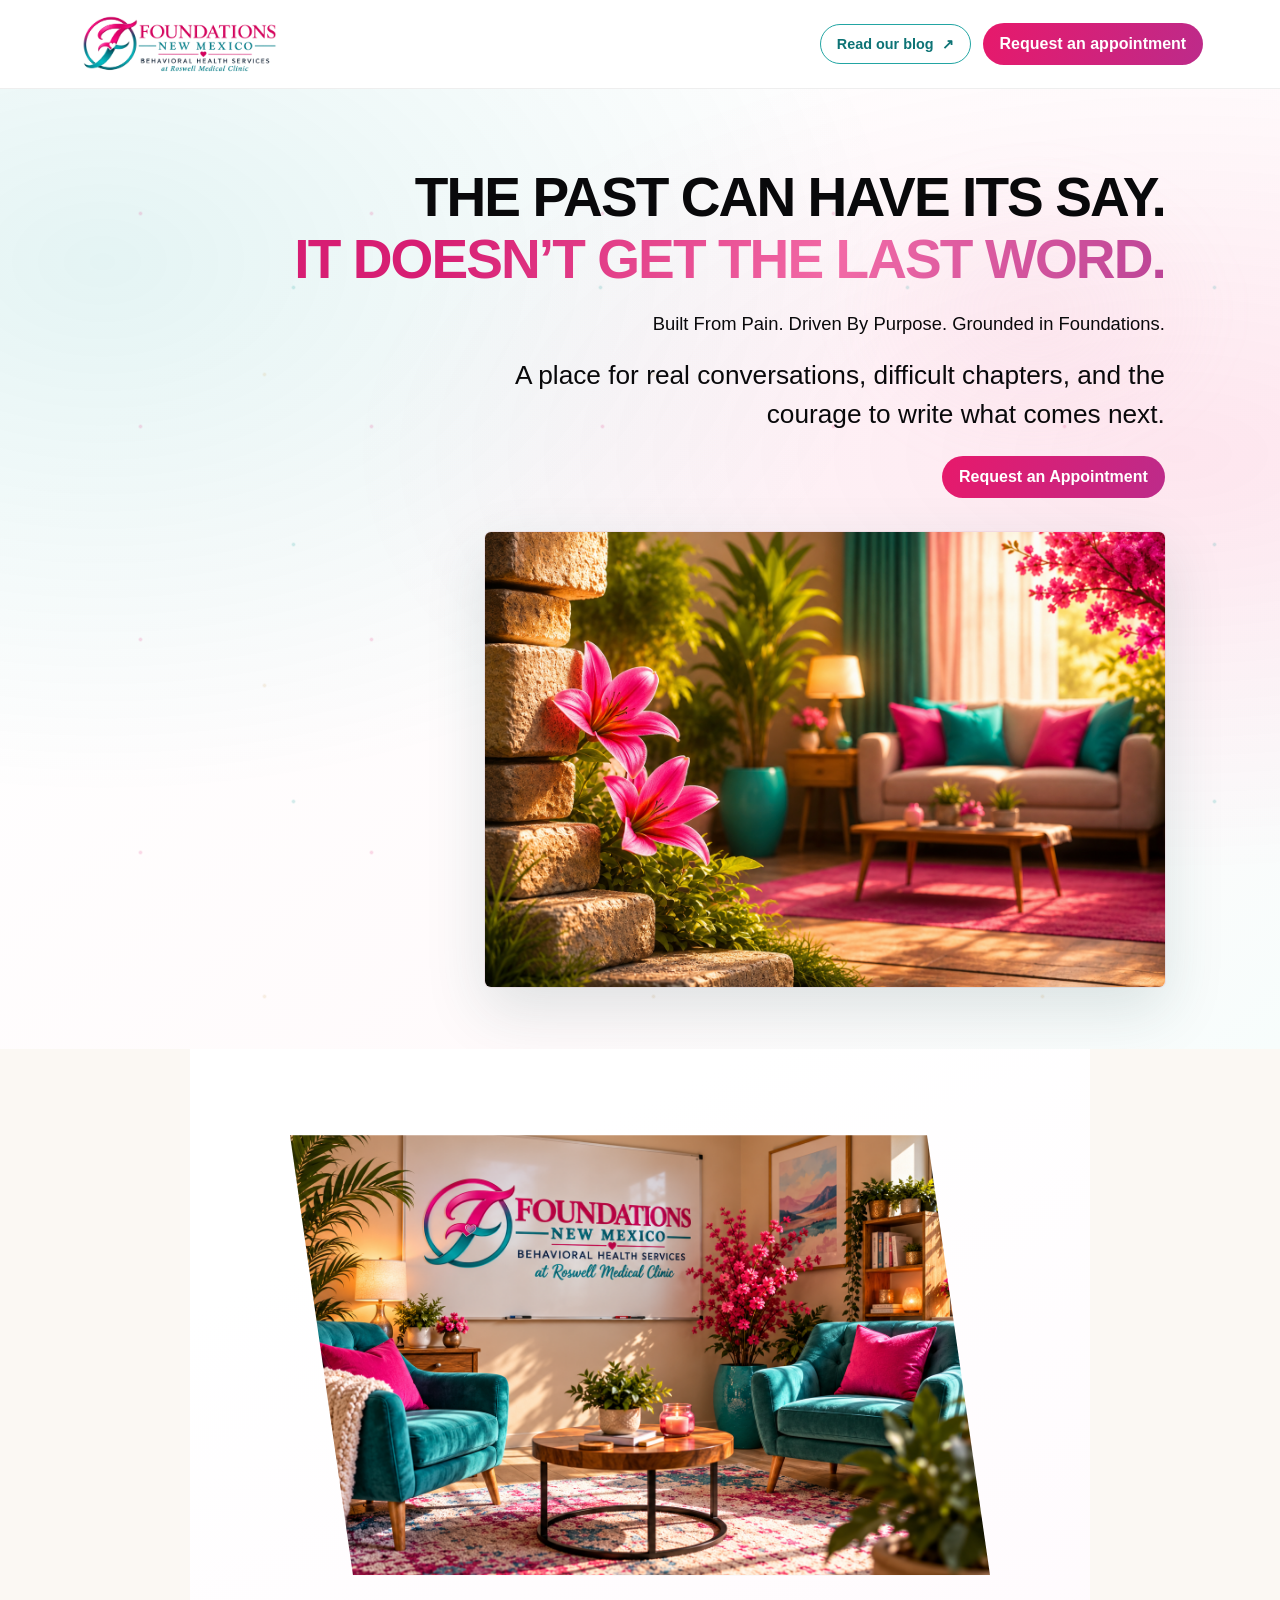
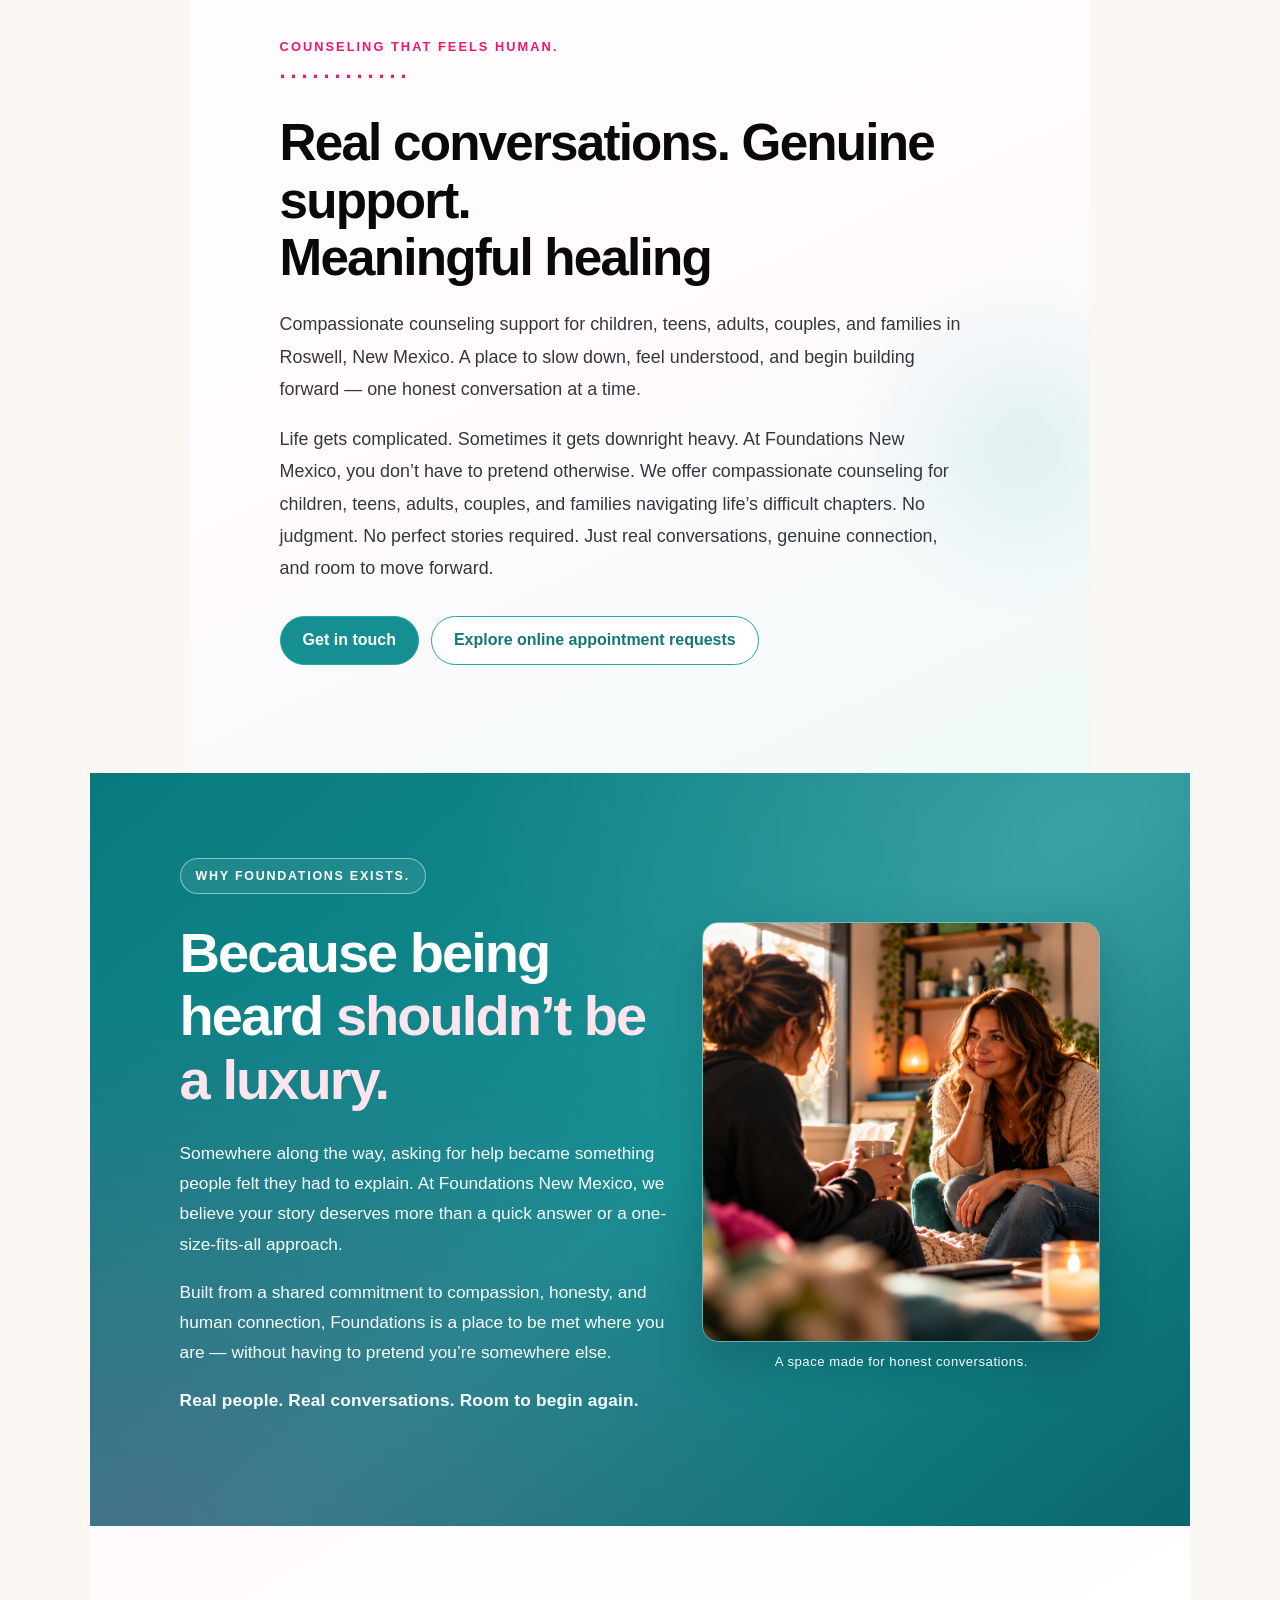
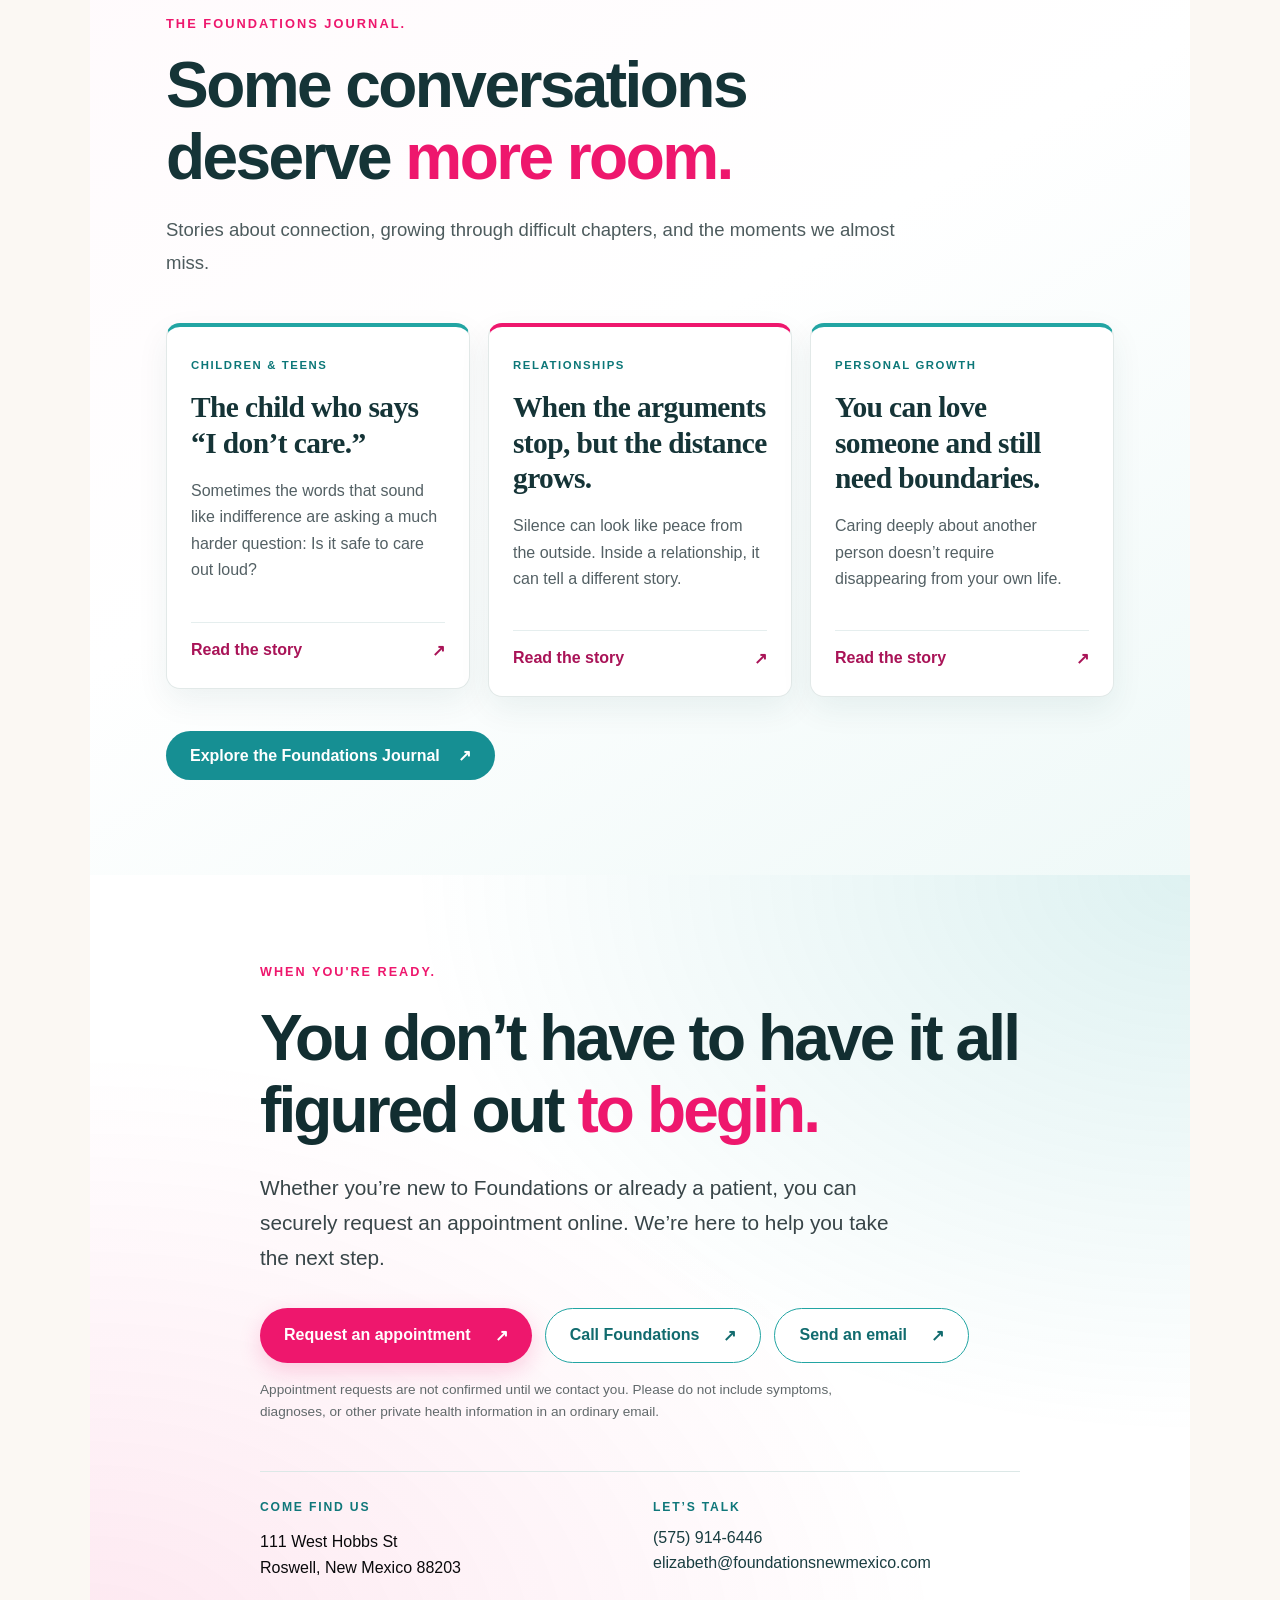
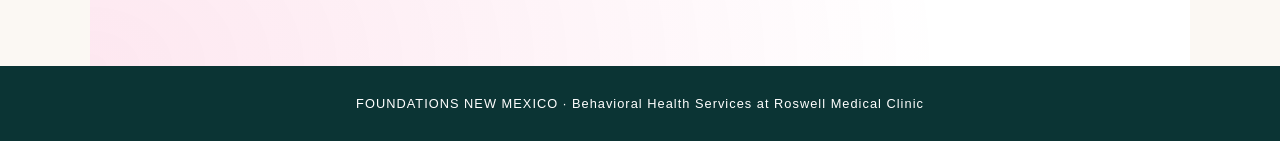
<file: index.html>
<!doctype html>
<html lang="en">
<head>
<meta charset="utf-8">
<meta name="viewport" content="width=device-width,initial-scale=1">
<title>Foundations New Mexico | Counseling in Roswell, NM</title>
<meta name="description" content="Compassionate counseling support for children, teens, adults, couples, and families in Roswell, New Mexico.">
<link rel="stylesheet" href="styles.css?v=20261103-hero-refinement">
</head>
<body>
<header class="site-header">
  <a class="brand" href="#" aria-label="Foundations New Mexico home"><img src="foundations-logo-web.webp" alt="Foundations New Mexico Behavioral Health Services at Roswell Medical Clinic"></a>
  <nav class="header-actions" aria-label="Main navigation"><a class="blog-nav" href="journal.html">Read our blog <span aria-hidden="true">↗</span></a><a class="request" href="appointment.html">Request an appointment</a></nav>
</header>
<main>
<section class="hero">
  <div class="hero-copy">
    <h1>THE PAST CAN HAVE ITS SAY.<br><span>IT DOESN’T GET THE LAST WORD.</span></h1>
    <p class="hero-tagline">Built From Pain. Driven By Purpose. Grounded in Foundations.</p>
    <h2>A place for real conversations, difficult chapters, and the courage to write what comes next.</h2>
    <a class="request hero-request" href="appointment.html">Request an Appointment</a>
  </div>
  <img class="hero-room" src="loungehero.png" alt="Warm counseling room at Foundations New Mexico">
</section>
<section class="human">
  <div class="angle-wrap"><img class="second-room" src="lounge.png" alt="Welcoming counseling space at Foundations New Mexico"></div>
  <p class="pink-label">COUNSELING THAT FEELS HUMAN.</p>
  <div class="dots">············</div>
  <h2>Real conversations. Genuine support.<br>Meaningful healing</h2>
  <p class="moved-service-copy">Compassionate counseling support for children, teens, adults, couples, and families in Roswell, New Mexico. A place to slow down, feel understood, and begin building forward — one honest conversation at a time.</p>
  <p>Life gets complicated. Sometimes it gets downright heavy. At Foundations New Mexico, you don’t have to pretend otherwise. We offer compassionate counseling for children, teens, adults, couples, and families navigating life’s difficult chapters. No judgment. No perfect stories required. Just real conversations, genuine connection, and room to move forward.</p>
  <p class="links"><a href="#contact">Get in touch</a><a href="appointment.html">Explore online appointment requests</a></p>
</section>
<section class="people" aria-labelledby="why-foundations">
  <div class="people-story">
    <p class="pink-label">WHY FOUNDATIONS EXISTS.</p>
    <h2 id="why-foundations">Because being heard <em>shouldn’t be a luxury.</em></h2>
    <p>Somewhere along the way, asking for help became something people felt they had to explain. At Foundations New Mexico, we believe your story deserves more than a quick answer or a one-size-fits-all approach.</p>
    <p>Built from a shared commitment to compassion, honesty, and human connection, Foundations is a place to be met where you are — without having to pretend you’re somewhere else.</p>
    <p class="people-signoff">Real people. Real conversations. Room to begin again.</p>
  </div>
  <figure class="people-photo"><img src="5B493C05-90E5-46DB-8E61-14EF43C59E51.png" alt="A welcoming counseling space at Foundations New Mexico" loading="lazy"><figcaption>A space made for honest conversations.</figcaption></figure>
</section>
<section class="journal journal-preview" id="journal" aria-labelledby="journal-heading"><div class="journal-head"><p class="pink-label">THE FOUNDATIONS JOURNAL.</p><h2 id="journal-heading">Some conversations deserve <em>more room.</em></h2><p>Stories about connection, growing through difficult chapters, and the moments we almost miss.</p></div><div class="journal-grid"><article class="journal-card"><span class="journal-topic">CHILDREN & TEENS</span><h3>The child who says “I don’t care.”</h3><p>Sometimes the words that sound like indifference are asking a much harder question: Is it safe to care out loud?</p><a class="journal-read" href="the-child-who-says-i-dont-care.html">Read the story <span aria-hidden="true">↗</span></a></article>
<article class="journal-card"><span class="journal-topic">RELATIONSHIPS</span><h3>When the arguments stop, but the distance grows.</h3><p>Silence can look like peace from the outside. Inside a relationship, it can tell a different story.</p><a class="journal-read" href="when-the-arguments-stop.html">Read the story <span aria-hidden="true">↗</span></a></article>
<article class="journal-card"><span class="journal-topic">PERSONAL GROWTH</span><h3>You can love someone and still need boundaries.</h3><p>Caring deeply about another person doesn’t require disappearing from your own life.</p><a class="journal-read" href="love-and-boundaries.html">Read the story <span aria-hidden="true">↗</span></a></article></div><a class="journal-all" href="journal.html">Explore the Foundations Journal <span aria-hidden="true">↗</span></a></section>
<section class="contact" id="contact" aria-labelledby="contact-heading">
  <div class="contact-inner">
    <p class="pink-label">WHEN YOU'RE READY.</p>
    <h2 id="contact-heading">You don’t have to have it all figured out <em>to begin.</em></h2>
    <p class="contact-intro">Whether you’re new to Foundations or already a patient, you can securely request an appointment online. We’re here to help you take the next step.</p>
    <div class="contact-actions">
      <a class="contact-primary" href="appointment.html">Request an appointment <span aria-hidden="true">↗</span></a>
      <a class="contact-secondary" href="tel:+15759146446">Call Foundations <span aria-hidden="true">↗</span></a>
      <a class="contact-secondary" href="mailto:elizabeth@foundationsnewmexico.com?subject=Foundations%20New%20Mexico%20-%20General%20Inquiry">Send an email <span aria-hidden="true">↗</span></a>
    </div>
    <p class="contact-privacy">Appointment requests are not confirmed until we contact you. Please do not include symptoms, diagnoses, or other private health information in an ordinary email.</p>
    <div class="contact-details">
      <div><span>COME FIND US</span><address>111 West Hobbs St<br>Roswell, New Mexico 88203</address></div>
      <div><span>LET’S TALK</span><a href="tel:+15759146446">(575) 914-6446</a><a href="mailto:elizabeth@foundationsnewmexico.com">elizabeth@foundationsnewmexico.com</a></div>
    </div>
  </div>
</section>
</main>
<footer>FOUNDATIONS NEW MEXICO · Behavioral Health Services at Roswell Medical Clinic</footer>
</body>
</html>
</file>
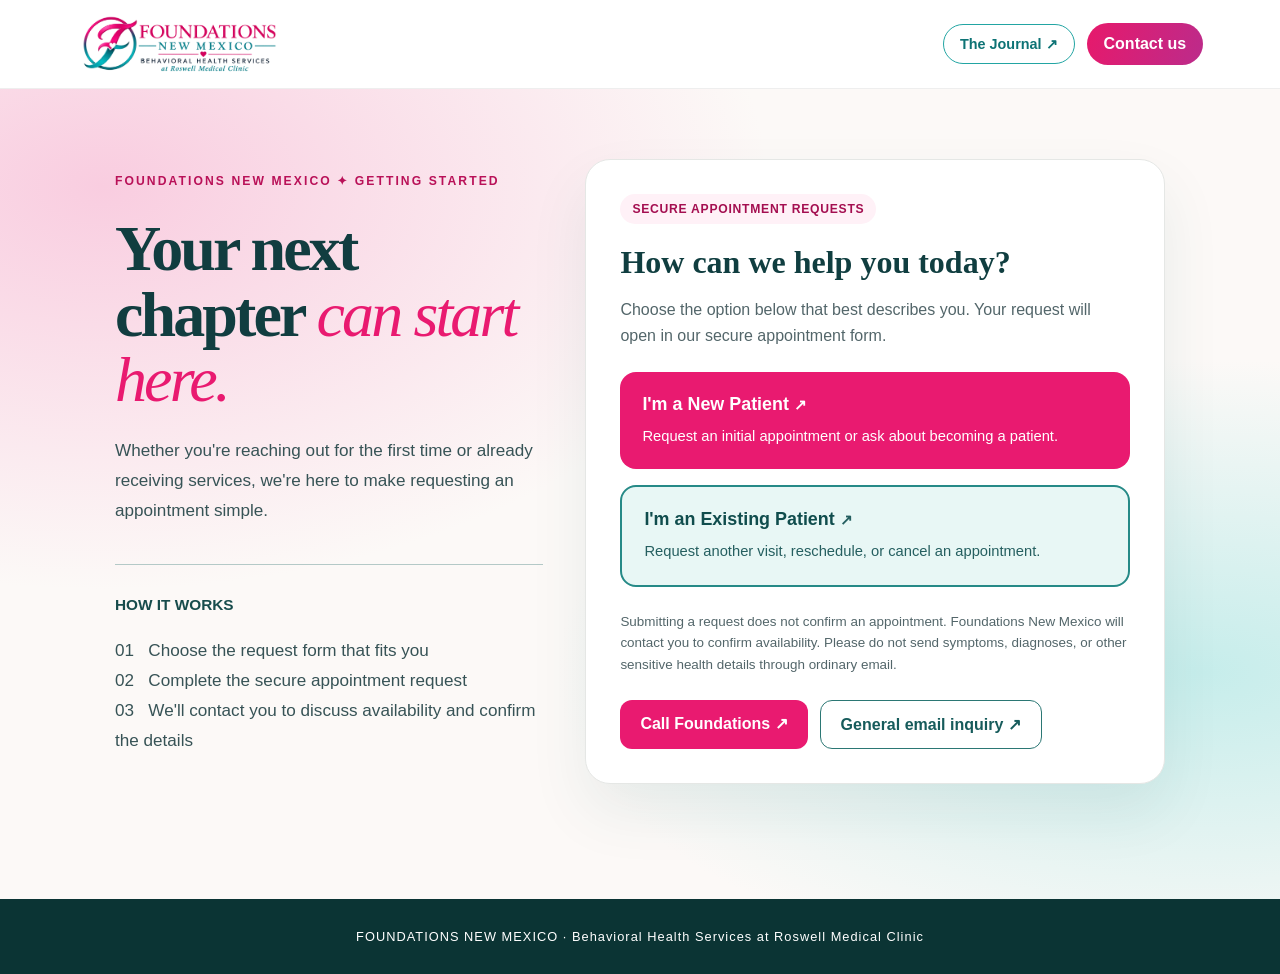
<file: appointment.html>
<!doctype html>
<html lang="en"><head><meta charset="utf-8"><meta name="viewport" content="width=device-width,initial-scale=1">
<title>Request an Appointment | Foundations New Mexico</title>
<meta name="robots" content="noindex,nofollow"><meta name="description" content="Learn how to request a counseling appointment with Foundations New Mexico in Roswell.">
<link rel="stylesheet" href="styles.css?v=20261022-appointment-links">
<style>
.appointment-shell{min-height:calc(100vh - 90px);background:radial-gradient(ellipse at 8% 12%,#f9cde0 0%,transparent 40%),radial-gradient(ellipse at 94% 72%,#c6edeb 0%,transparent 38%),#fcf9f7;padding:70px 22px 90px}
.appointment-wrap{max-width:1050px;margin:auto;display:grid;grid-template-columns: .85fr 1.15fr;gap:42px;align-items:start}
.appointment-intro .eyebrow{color:#b91158;letter-spacing:.17em;font-size:.76rem;font-weight:900}.appointment-intro h1{font:700 clamp(2.8rem,5vw,5rem)/1.02 Georgia,serif;letter-spacing:-.045em;margin:24px 0;color:#113d40}.appointment-intro h1 em{color:#e91a70;font-weight:400}.appointment-intro p{font-size:1.07rem;line-height:1.75;color:#375356}.appointment-steps{margin-top:38px;border-top:1px solid #b4c9c7;padding-top:25px;color:#174c4c;font-size:.96rem;line-height:1.9}.appointment-card{background:white;border:1px solid #e5e7e5;border-radius:25px;padding:34px;box-shadow:0 28px 60px #1d505015}.appointment-pill{display:inline-block;border-radius:100px;padding:8px 12px;background:#fff1f7;color:#a40e50;font-weight:800;font-size:.76rem;letter-spacing:.06em}.appointment-card h2{font:700 2rem Georgia,serif;color:#103e40;margin:20px 0 10px}.appointment-card p{line-height:1.6;color:#53666a}.appointment-demo{border:1px solid #cddbd8;background:#f5fbfa;border-radius:12px;padding:13px 16px;color:#1a5352;font-size:.91rem;margin:18px 0 25px}.appointment-card label{display:block;font-size:.87rem;margin:17px 0 0;color:#214b4c}.appointment-card input,.appointment-card select{border-radius:10px;border:1px solid #c7d6d3;background:#f7faf9;min-height:47px;color:#52676a}.appointment-card input:disabled,.appointment-card select:disabled{opacity:1}.appointment-actions{display:flex;gap:12px;flex-wrap:wrap;margin-top:25px}.appointment-actions a{display:inline-block;padding:14px 20px;border-radius:12px;text-decoration:none;font-weight:800}.appointment-call{background:#e91a70;color:white}.appointment-email{border:1px solid #2b7774;color:#165b5b}.appointment-footnote{font-size:.84rem;color:#5c6c70;margin-top:18px}@media(max-width:760px){.appointment-wrap{grid-template-columns:1fr;gap:25px}.appointment-shell{padding:44px 18px 70px}.appointment-card{padding:24px}.appointment-intro h1{font-size:3.25rem}}
.demo-submit{display:block;width:100%;border:0;border-radius:12px;padding:15px;margin-top:24px;background:#e91a70;color:#fff;font-size:1rem;font-weight:800;cursor:pointer}.demo-result{margin-top:18px;border:1px solid #b4ded4;border-radius:14px;background:#edf9f6;padding:18px;color:#154e49}.demo-result strong{display:block;margin-bottom:8px}.demo-result p{margin:4px 0 10px;color:#265c56}.appointment-card select{width:100%}
.appointment-options{display:grid;gap:16px;margin:24px 0}.appointment-option{display:flex;flex-direction:column;gap:9px;padding:22px;border-radius:16px;text-decoration:none;transition:transform .2s ease,box-shadow .2s ease}.appointment-option:hover,.appointment-option:focus-visible{transform:translateY(-2px);box-shadow:0 10px 25px #113d4020}.appointment-option strong{font-size:1.12rem}.appointment-option span{font-size:.92rem;line-height:1.5}.appointment-option-new{background:#e91a70;color:white}.appointment-option-existing{background:#e8f7f5;border:2px solid #268a87;color:#104d4d}.appointment-option-new span{color:white}.appointment-option-existing span{color:#255f60}
</style></head><body>
<header class="site-header"><a class="brand" href="index.html" aria-label="Foundations New Mexico home"><img src="foundations-logo-web.webp" alt="Foundations New Mexico"></a><nav class="header-actions" aria-label="Main navigation"><a class="blog-nav" href="journal.html">The Journal ↗</a><a class="request" href="index.html#contact">Contact us</a></nav></header>
<main class="appointment-shell"><div class="appointment-wrap">
<section class="appointment-intro"><p class="eyebrow">FOUNDATIONS NEW MEXICO ✦ GETTING STARTED</p><h1>Your next chapter <em>can start here.</em></h1><p>Whether you're reaching out for the first time or already receiving services, we're here to make requesting an appointment simple.</p><div class="appointment-steps"><strong>HOW IT WORKS</strong><p>01 &nbsp; Choose the request form that fits you<br>02 &nbsp; Complete the secure appointment request<br>03 &nbsp; We'll contact you to discuss availability and confirm the details</p></div></section>
<section class="appointment-card" aria-labelledby="form-heading"><span class="appointment-pill">SECURE APPOINTMENT REQUESTS</span><h2 id="form-heading">How can we help you today?</h2><p>Choose the option below that best describes you. Your request will open in our secure appointment form.</p>
<div class="appointment-options">
<a class="appointment-option appointment-option-new" href="https://hptz.io/0tsLNUx" target="_blank" rel="noopener noreferrer"><strong>I'm a New Patient <span aria-hidden="true">↗</span></strong><span>Request an initial appointment or ask about becoming a patient.</span></a>
<a class="appointment-option appointment-option-existing" href="https://hptz.io/0igQYdI" target="_blank" rel="noopener noreferrer"><strong>I'm an Existing Patient <span aria-hidden="true">↗</span></strong><span>Request another visit, reschedule, or cancel an appointment.</span></a>
</div>
<p class="appointment-footnote">Submitting a request does not confirm an appointment. Foundations New Mexico will contact you to confirm availability. Please do not send symptoms, diagnoses, or other sensitive health details through ordinary email.</p>
<div class="appointment-actions"><a class="appointment-call" href="tel:+15759146446">Call Foundations ↗</a><a class="appointment-email" href="mailto:elizabeth@foundationsnewmexico.com?subject=General%20Inquiry">General email inquiry ↗</a></div>
</section></div></main><footer>FOUNDATIONS NEW MEXICO · Behavioral Health Services at Roswell Medical Clinic</footer></body></html>
</file>
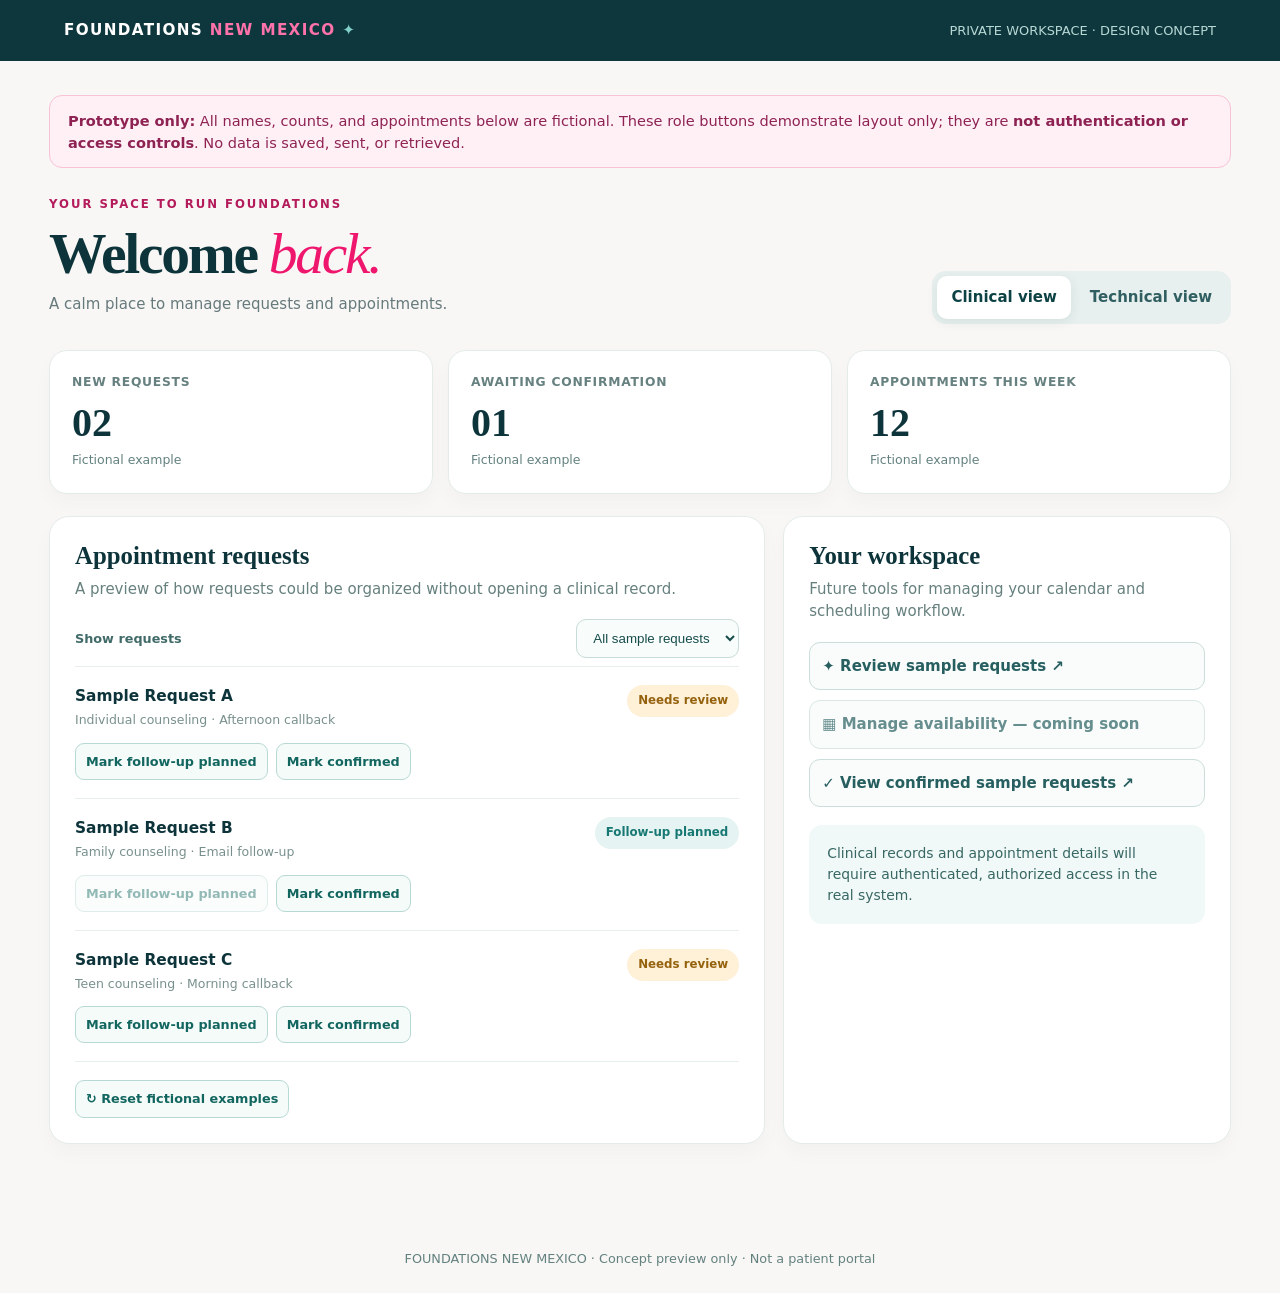
<file: dashboard-preview.html>
<!doctype html>
<html lang="en"><head><meta charset="utf-8"><meta name="viewport" content="width=device-width,initial-scale=1">
<title>Foundations | Private Dashboard Concept</title>
<meta name="robots" content="noindex,nofollow"><meta name="description" content="Nonfunctional design concept with fictional records.">
<style>
:root{--teal:#138e8b;--deep:#0d343a;--pink:#ee176d;--paper:#f8f7f5;--muted:#66797b}*{box-sizing:border-box}body{margin:0;background:var(--paper);color:var(--deep);font:15px/1.5 system-ui,-apple-system,Segoe UI,sans-serif}button{font:inherit;cursor:pointer}header{background:#0e373d;color:#fff;padding:19px max(22px,5vw);display:flex;align-items:center;justify-content:space-between;gap:18px;flex-wrap:wrap}.brand{font-weight:850;letter-spacing:.09em;font-size:.95rem}.brand span{color:#ff72aa}.topnote{color:#b7d8d5;font-size:.81rem}.shell{max-width:1230px;margin:auto;padding:34px 24px 80px}.notice{background:#fff0f6;border:1px solid #f8c2d7;border-radius:13px;padding:14px 18px;color:#8e2353;margin-bottom:28px;font-size:.91rem}.top{display:flex;justify-content:space-between;align-items:flex-end;gap:20px;flex-wrap:wrap;margin-bottom:26px}.eyebrow{font-size:.73rem;letter-spacing:.17em;color:#b41b5b;font-weight:850}.top h1{font:700 clamp(2.3rem,5vw,3.6rem)/1.1 Georgia,serif;letter-spacing:-.04em;margin:8px 0}.top h1 em{color:var(--pink);font-weight:400}.top p{color:var(--muted);margin:8px 0}.roles{display:flex;background:#e7f0ee;padding:5px;border-radius:14px;gap:5px}.roles button{border:0;border-radius:10px;padding:10px 14px;background:transparent;color:#315f61;font-weight:750}.roles button[aria-pressed=true]{background:#fff;color:#0d4244;box-shadow:0 3px 12px #00333315}.stats{display:grid;grid-template-columns:repeat(3,minmax(0,1fr));gap:15px;margin:22px 0}.stat{background:#fff;border:1px solid #e4ece9;border-radius:18px;padding:22px;box-shadow:0 9px 20px #12333307}.stat .label{font-size:.77rem;letter-spacing:.06em;text-transform:uppercase;color:#66817f;font-weight:800}.stat strong{display:block;font:700 2.5rem Georgia,serif;margin:8px 0 2px}.stat small{color:#63817f}.panels{display:grid;grid-template-columns:1.6fr 1fr;gap:18px}.panel{background:#fff;border:1px solid #e4ece9;border-radius:20px;padding:25px;box-shadow:0 9px 20px #12333307}.panel h2{font:700 1.55rem Georgia,serif;margin:0 0 8px}.panel p{color:#66807e;margin:0 0 19px}.sample{display:grid;grid-template-columns:1fr auto;align-items:center;gap:16px;padding:18px 0;border-top:1px solid #e8eeee}.sample strong{display:block;font-size:.96rem}.sample small{color:#78908d}.pill{border-radius:100px;padding:7px 11px;font-size:.74rem;font-weight:800;background:#e5f4f2;color:#177873;white-space:nowrap}.pill.wait{background:#fff0d8;color:#95620e}.action{display:block;width:100%;border:1px solid #cbdedb;border-radius:11px;padding:12px;margin-top:10px;background:#f9fcfb;text-align:left;color:#275f60;font-weight:750}.action:disabled{cursor:not-allowed;opacity:.7}.policy{padding:18px;border-radius:13px;background:#f0f9f7;color:#376663;margin-top:18px;font-size:.87rem}.tech-grid{display:grid;grid-template-columns:repeat(2,1fr);gap:12px}.tech-item{padding:20px;border:1px solid #dbe9e6;border-radius:14px;background:#fbfefd}.tech-item strong{display:block}.tech-item small{color:#65847f}.status{display:inline-block;color:#a46711;background:#fff1dc;border-radius:20px;padding:5px 9px;font-size:.7rem;font-weight:800;margin-top:12px}.hidden{display:none!important}footer{text-align:center;padding:25px;color:#63817f;font-size:.8rem}@media(max-width:750px){.shell{padding:24px 15px 55px}.stats{grid-template-columns:1fr 1fr}.stats .stat:last-child{grid-column:1/-1}.panels{grid-template-columns:1fr}.panel{padding:20px}.tech-grid{grid-template-columns:1fr}.roles{width:100%}.roles button{flex:1}}
.queue-tools{display:flex;justify-content:space-between;align-items:center;gap:14px;flex-wrap:wrap;margin:18px 0 8px}.queue-tools label{font-size:.8rem;font-weight:800;color:#416b69}.queue-tools select{border:1px solid #c7dcd8;border-radius:10px;padding:10px 12px;background:#f8fcfb;color:#164d4b;max-width:100%}.sample-actions{display:flex;flex-wrap:wrap;gap:8px;margin-top:12px}.sample-actions button,.reset-demo{border:1px solid #b8d9d3;background:#f4fbf9;color:#12665f;border-radius:9px;padding:8px 10px;font-size:.8rem;font-weight:800}.sample-actions button:disabled{opacity:.45;cursor:not-allowed}.sample{align-items:start}.queue-footer{border-top:1px solid #e7eeee;padding-top:18px;display:flex;gap:12px;flex-wrap:wrap;align-items:center;justify-content:space-between}.queue-footer span{color:#416f69;font-size:.8rem}.queue-empty{padding:24px 0;color:#67827d}.action:disabled{cursor:not-allowed}
</style></head>
<body><header><div class="brand">FOUNDATIONS <span>NEW MEXICO</span> <span style="color:#80cfc8">✦</span></div><div class="topnote">PRIVATE WORKSPACE · DESIGN CONCEPT</div></header>
<main class="shell"><div class="notice" role="status"><strong>Prototype only:</strong> All names, counts, and appointments below are fictional. These role buttons demonstrate layout only; they are <strong>not authentication or access controls</strong>. No data is saved, sent, or retrieved.</div>
<div class="top"><div><div class="eyebrow">YOUR SPACE TO RUN FOUNDATIONS</div><h1>Welcome <em id="greeting">back.</em></h1><p id="subheading">A calm place to manage requests and appointments.</p></div><div class="roles" role="group" aria-label="Preview role"><button type="button" id="clinical" aria-pressed="true">Clinical view</button><button type="button" id="technical" aria-pressed="false">Technical view</button></div></div>
<section id="clinical-view" aria-label="Clinical dashboard concept">
<div class="stats"><div class="stat"><div class="label">New requests</div><strong id="new-count">02</strong><small>Fictional example</small></div><div class="stat"><div class="label">Awaiting confirmation</div><strong id="pending-count">01</strong><small>Fictional example</small></div><div class="stat"><div class="label">Appointments this week</div><strong>12</strong><small>Fictional example</small></div></div>
<div class="panels"><section class="panel"><h2>Appointment requests</h2><p>A preview of how requests could be organized without opening a clinical record.</p><div class="queue-tools"><label for="queue-filter">Show requests</label><select id="queue-filter"><option value="all">All sample requests</option><option value="new">Needs review</option><option value="contacted">Follow-up planned</option><option value="confirmed">Confirmed</option></select></div><div id="request-list" aria-live="polite"></div><div class="queue-footer"><button type="button" id="reset-demo" class="reset-demo">↻ Reset fictional examples</button><span id="queue-message" role="status"></span></div></section><aside class="panel"><h2>Your workspace</h2><p>Future tools for managing your calendar and scheduling workflow.</p><button class="action" type="button" id="review-requests">✦ Review sample requests ↗</button><button class="action" disabled>▦ Manage availability — coming soon</button><button class="action" type="button" id="show-confirmed">✓ View confirmed sample requests ↗</button><div class="policy">Clinical records and appointment details will require authenticated, authorized access in the real system.</div></aside></div></section>
<section id="technical-view" class="hidden" aria-label="Technical dashboard concept">
<div class="stats"><div class="stat"><div class="label">Environment</div><strong style="font-size:1.75rem">Demo</strong><small>No live backend</small></div><div class="stat"><div class="label">Real patient records</div><strong>0</strong><small>No storage configured</small></div><div class="stat"><div class="label">Secure integration</div><strong style="font-size:1.75rem">Pending</strong><small>Design phase</small></div></div>
<div class="panels"><section class="panel"><h2>System configuration</h2><p>James's technical view will focus on infrastructure, not clinical requests.</p><div class="tech-grid"><div class="tech-item"><strong>Authentication</strong><small>Separate accounts, MFA, and role enforcement</small><div class="status">NOT CONNECTED</div></div><div class="tech-item"><strong>Secure request storage</strong><small>Appropriate safeguards and vendor agreements</small><div class="status">NOT CONNECTED</div></div><div class="tech-item"><strong>Audit events</strong><small>Administrative activity and access logging</small><div class="status">NOT CONNECTED</div></div><div class="tech-item"><strong>Notifications</strong><small>Privacy-safe scheduling alerts</small><div class="status">NOT CONNECTED</div></div></div></section><aside class="panel"><h2>Privacy by design</h2><p>Technical maintenance should not grant routine access to appointment or clinical details.</p><div class="policy">In the production system, permissions must be enforced on the server. A visual role switch is never sufficient security.</div><button class="action" disabled>⚙ Configure integrations — coming soon</button><button class="action" disabled>↗ Review system health — coming soon</button></aside></div></section>
</main><footer>FOUNDATIONS NEW MEXICO · Concept preview only · Not a patient portal</footer>
<script>
const clinical=document.getElementById('clinical'),technical=document.getElementById('technical');
function setRole(role){const isClinical=role==='clinical';clinical.setAttribute('aria-pressed',String(isClinical));technical.setAttribute('aria-pressed',String(!isClinical));document.getElementById('clinical-view').classList.toggle('hidden',!isClinical);document.getElementById('technical-view').classList.toggle('hidden',isClinical);document.getElementById('greeting').textContent=isClinical?'back.':'to the build.';document.getElementById('subheading').textContent=isClinical?'A calm place to manage requests and appointments.':'A technical overview without access to clinical records.'}
clinical.addEventListener('click',()=>setRole('clinical'));technical.addEventListener('click',()=>setRole('technical'));

// Interactive in-memory queue using fictional records only. Nothing persists or is transmitted.
const initialRequests=[
{id:'A',name:'Sample Request A',service:'Individual counseling',preference:'Afternoon callback',status:'new'},
{id:'B',name:'Sample Request B',service:'Family counseling',preference:'Email follow-up',status:'contacted'},
{id:'C',name:'Sample Request C',service:'Teen counseling',preference:'Morning callback',status:'new'}
];
let requests=initialRequests.map(r=>({...r}));
const filter=document.getElementById('queue-filter'),list=document.getElementById('request-list'),msg=document.getElementById('queue-message');
const labels={new:'Needs review',contacted:'Follow-up planned',confirmed:'Confirmed'};
function makeEl(tag,className,value){const e=document.createElement(tag);if(className)e.className=className;if(value!==undefined)e.textContent=value;return e;}
function renderQueue(){
document.getElementById('new-count').textContent=String(requests.filter(r=>r.status==='new').length).padStart(2,'0');
document.getElementById('pending-count').textContent=String(requests.filter(r=>r.status==='contacted').length).padStart(2,'0');
list.replaceChildren();
const selected=requests.filter(r=>filter.value==='all'||r.status===filter.value);
if(!selected.length){list.append(makeEl('p','queue-empty','No fictional requests in this category.'));return;}
selected.forEach(r=>{
const wrapper=makeEl('div','sample');
const main=makeEl('div');main.append(makeEl('strong','',r.name),makeEl('small','',r.service+' · '+r.preference));
const actions=makeEl('div','sample-actions');
[['contacted','Mark follow-up planned'],['confirmed','Mark confirmed']].forEach(([next,label])=>{
const btn=makeEl('button','',label);btn.type='button';btn.disabled=r.status===next;
btn.addEventListener('click',()=>{r.status=next;msg.textContent=r.name+' updated in this preview only.';renderQueue();});
actions.append(btn);
});
main.append(actions);wrapper.append(main,makeEl('span','pill'+(r.status==='new'?' wait':''),labels[r.status]));list.append(wrapper);
});
}
filter.addEventListener('change',renderQueue);
document.getElementById('reset-demo').addEventListener('click',()=>{requests=initialRequests.map(r=>({...r}));filter.value='all';msg.textContent='Sample requests reset.';renderQueue();});
document.getElementById('review-requests').addEventListener('click',()=>{filter.value='new';renderQueue();filter.focus();});
document.getElementById('show-confirmed').addEventListener('click',()=>{filter.value='confirmed';renderQueue();filter.focus();});
renderQueue();
</script></body></html>
</file>
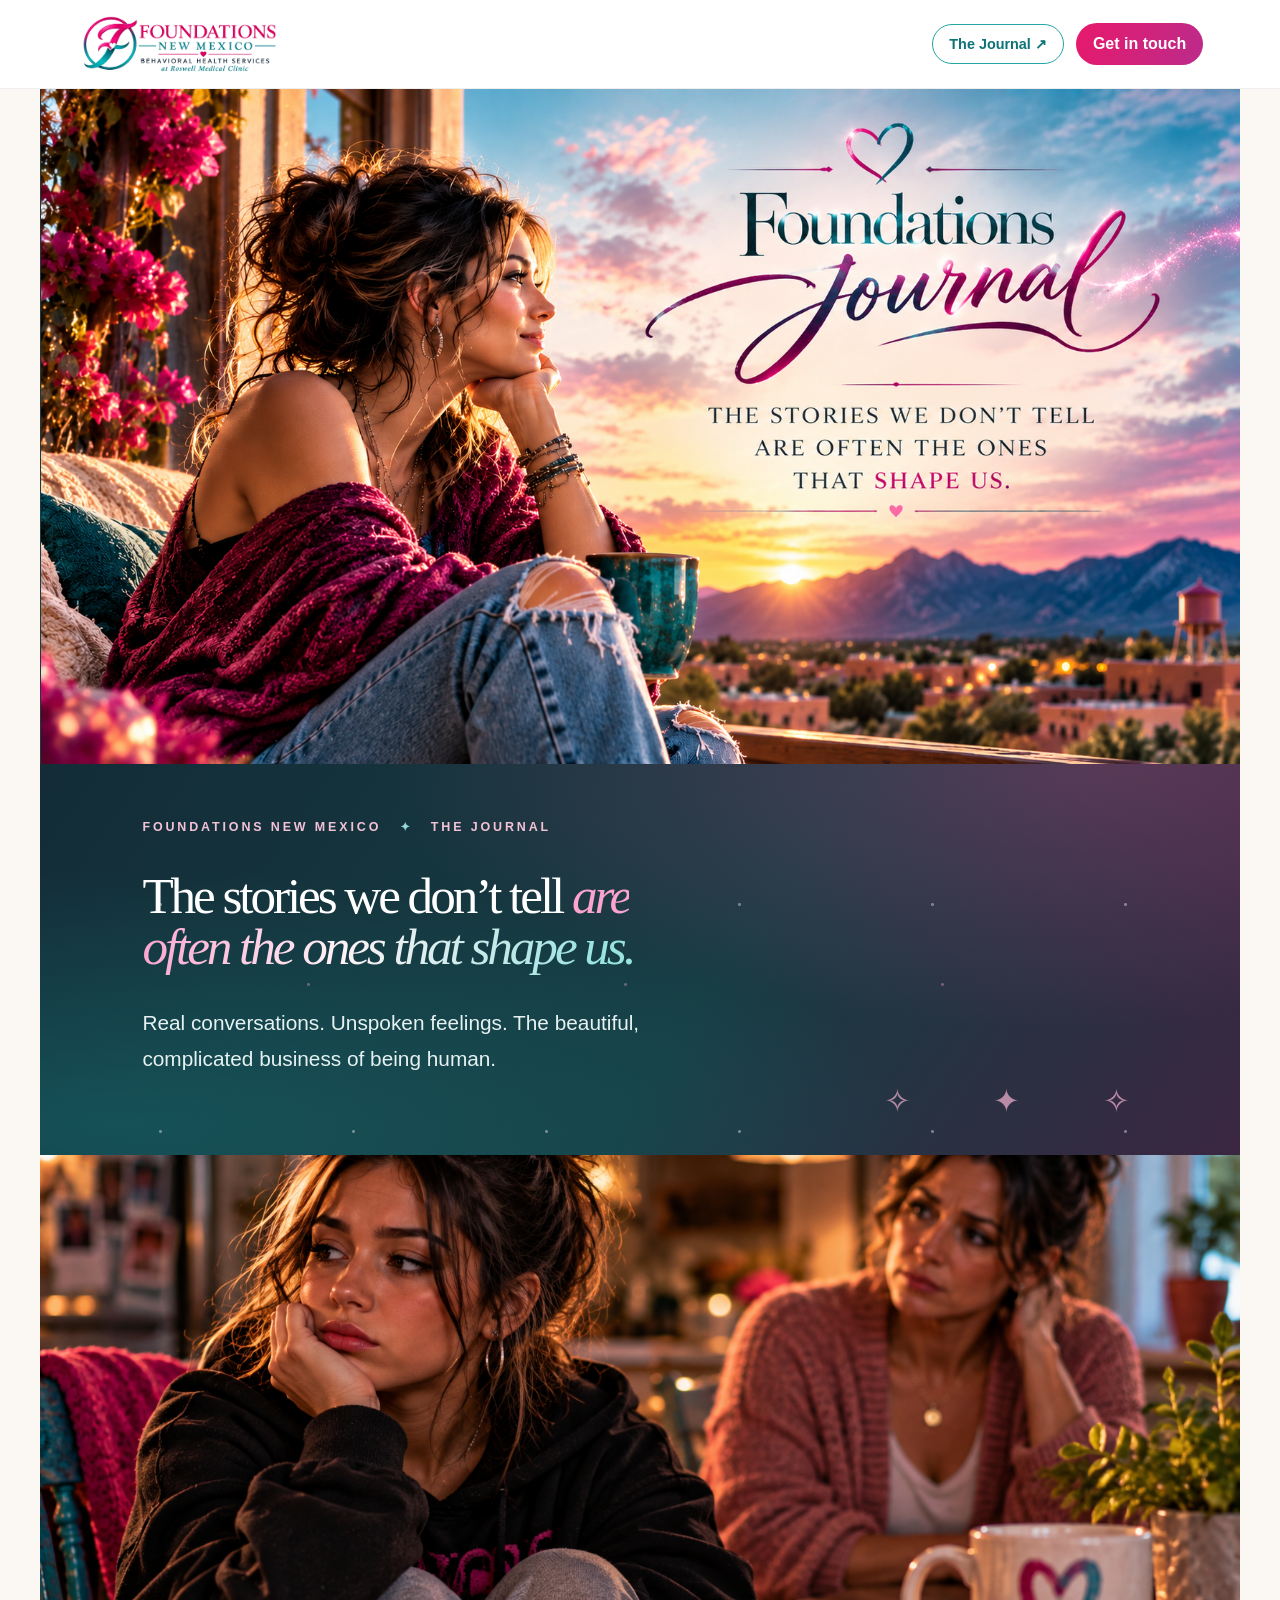
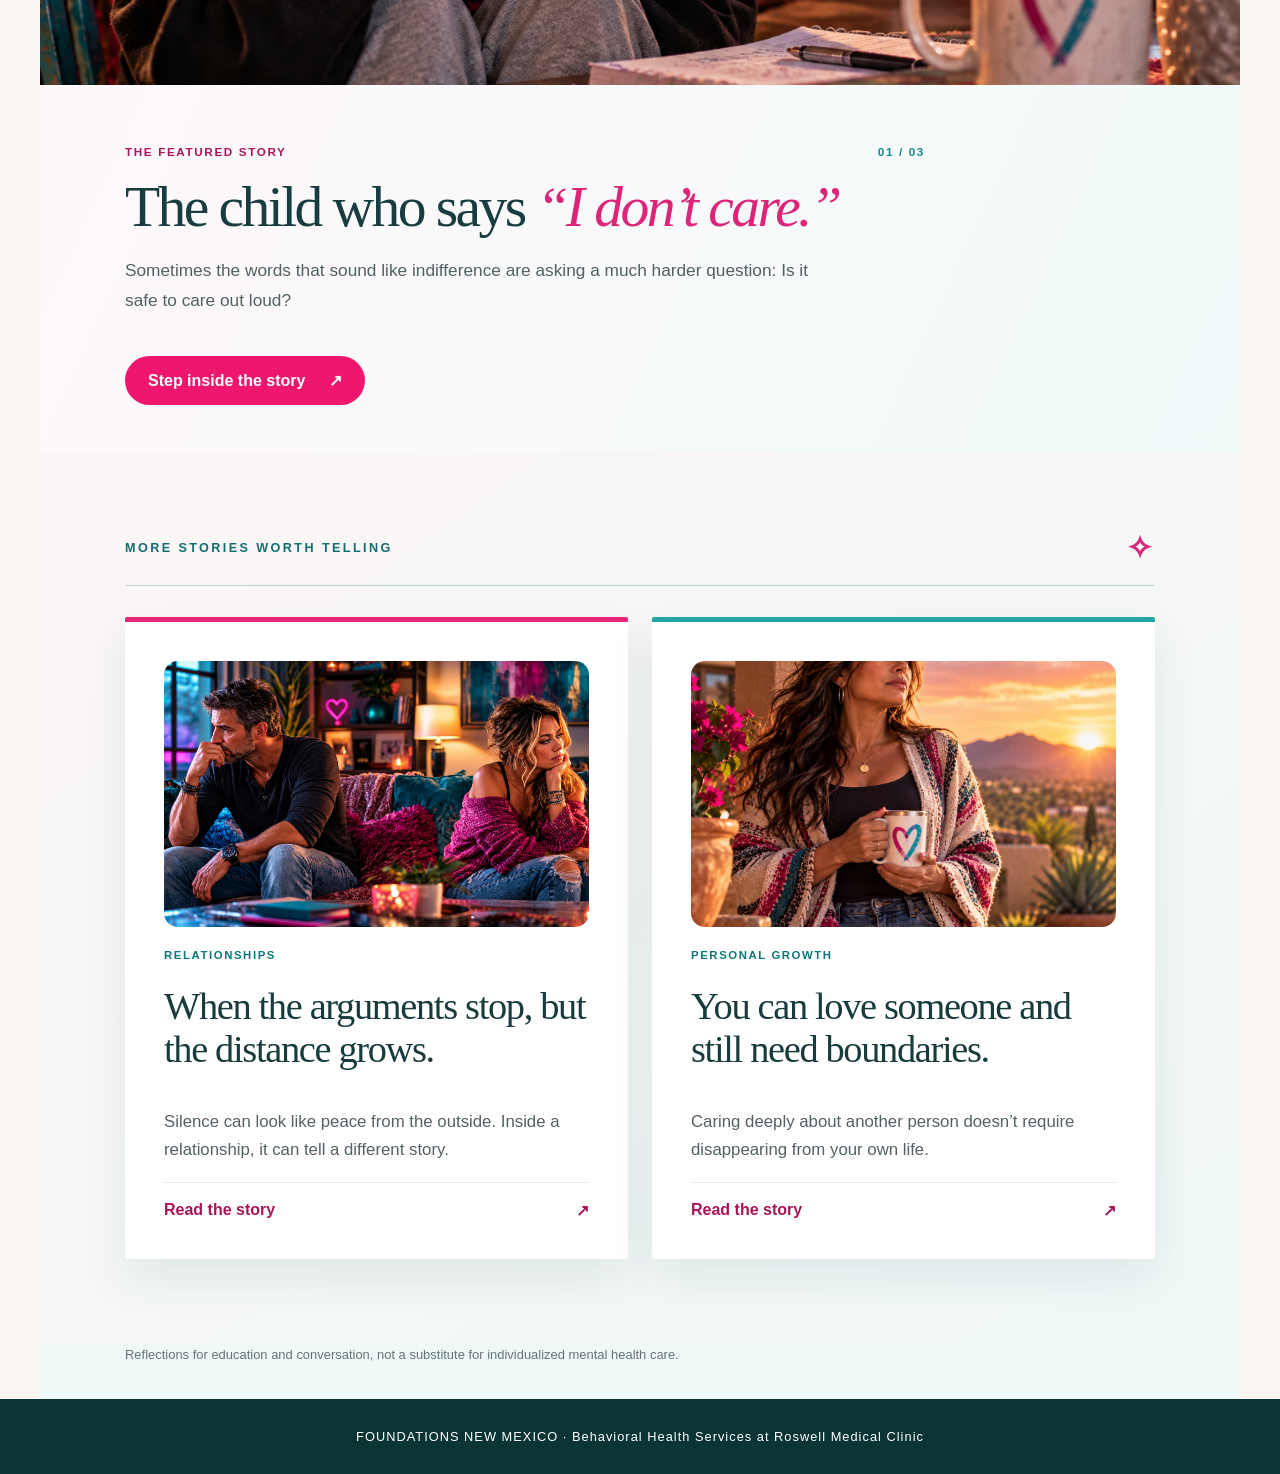
<file: journal.html>
<!doctype html><html lang="en"><head><meta charset="utf-8"><meta name="viewport" content="width=device-width,initial-scale=1"><title>The Foundations Journal | Foundations New Mexico</title><meta name="description" content="Thoughtful reflections from the Foundations Journal in Roswell, New Mexico."><link rel="stylesheet" href="styles.css?v=20261008-articleimages1"></head><body><header class="site-header"><a class="brand" href="index.html" aria-label="Foundations New Mexico home"><img src="foundations-logo-web.webp" alt="Foundations New Mexico"></a><nav class="header-actions" aria-label="Main navigation"><a class="blog-nav" href="journal.html">The Journal ↗</a><a class="request" href="index.html#contact">Get in touch</a></nav></header><main><section class="magazine" aria-labelledby="magazine-title"><div class="magazine-cover" role="img" aria-label="Foundations Journal cover: a thoughtful woman at sunset with the words The stories we don’t tell are often the ones that shape us."></div><div class="magazine-intro"><p class="magazine-eyebrow">FOUNDATIONS NEW MEXICO <span aria-hidden="true">✦</span> THE JOURNAL</p><h1 id="magazine-title">The stories we don’t tell <em>are often the ones that shape us.</em></h1><p>Real conversations. Unspoken feelings. The beautiful, complicated business of being human.</p><div class="magazine-spark" aria-hidden="true">✧ &nbsp; ✦ &nbsp; ✧</div></div><div class="magazine-feature"><img class="journal-feature-image" src="2B1363F1-7B56-4A9D-9ECF-411DD0360DAF.png" alt="Hispanic mother and teenage daughter navigating a difficult moment" loading="lazy"><div class="magazine-feature-copy"><p class="magazine-kicker">THE FEATURED STORY <span>01 / 03</span></p><h2>The child who says <em>“I don’t care.”</em></h2><p>Sometimes the words that sound like indifference are asking a much harder question: Is it safe to care out loud?</p><a href="the-child-who-says-i-dont-care.html">Step inside the story <span aria-hidden="true">↗</span></a></div></div><div class="magazine-more"><div class="magazine-more-heading"><span>MORE STORIES WORTH TELLING</span><span aria-hidden="true">✧</span></div><div class="magazine-story-grid"><article class="journal-card"><img class="journal-card-image" src="5F85876C-AA77-49DB-88C6-382F1F9264D0.png" alt="A couple sitting apart, reflecting on their relationship" loading="lazy"><span class="journal-topic">RELATIONSHIPS</span><h3>When the arguments stop, but the distance grows.</h3><p>Silence can look like peace from the outside. Inside a relationship, it can tell a different story.</p><a class="journal-read" href="when-the-arguments-stop.html">Read the story <span aria-hidden="true">↗</span></a></article><article class="journal-card"><img class="journal-card-image" src="5B7564B1-3160-4CFA-8A60-CECF197A63F9.png" alt="A woman outdoors at sunset, reflecting on personal boundaries" loading="lazy"><span class="journal-topic">PERSONAL GROWTH</span><h3>You can love someone and still need boundaries.</h3><p>Caring deeply about another person doesn’t require disappearing from your own life.</p><a class="journal-read" href="love-and-boundaries.html">Read the story <span aria-hidden="true">↗</span></a></article></div></div><p class="magazine-disclaimer">Reflections for education and conversation, not a substitute for individualized mental health care.</p></section></main><footer>FOUNDATIONS NEW MEXICO · Behavioral Health Services at Roswell Medical Clinic</footer></body></html>
</file>
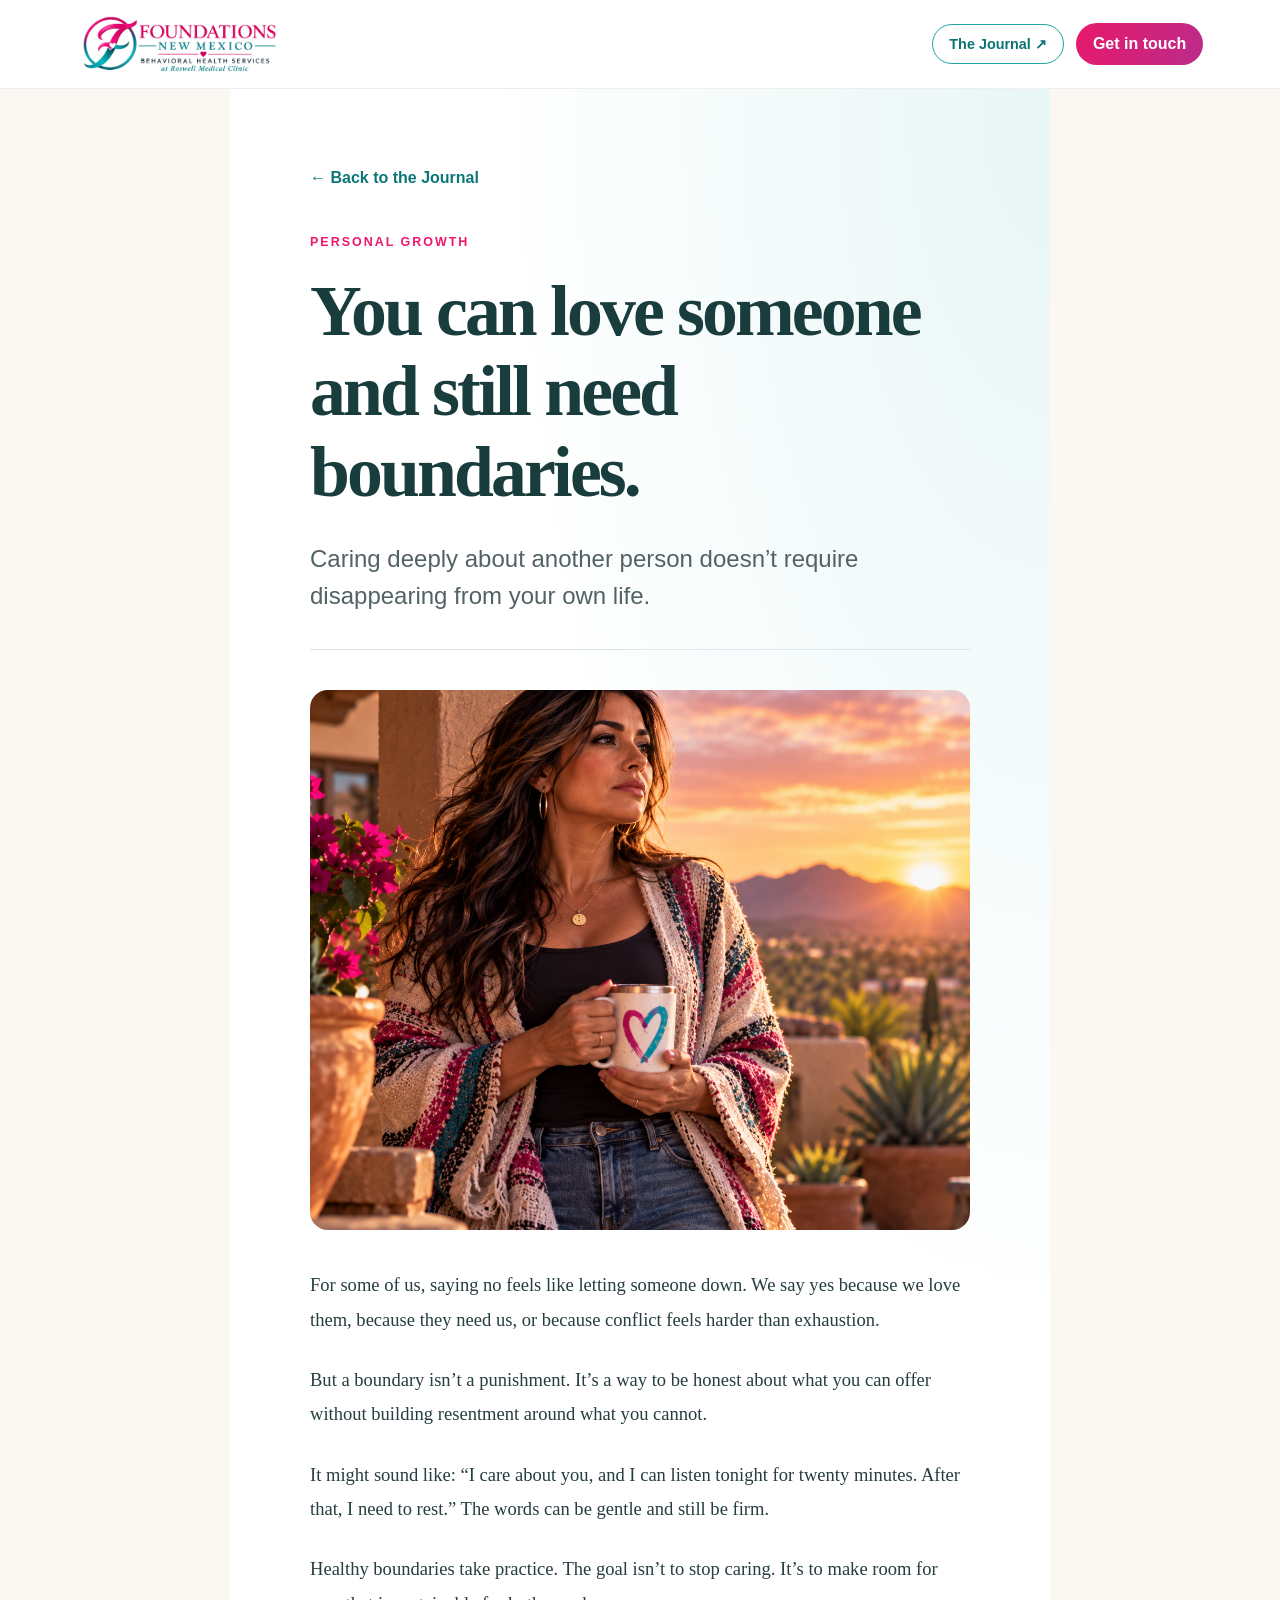
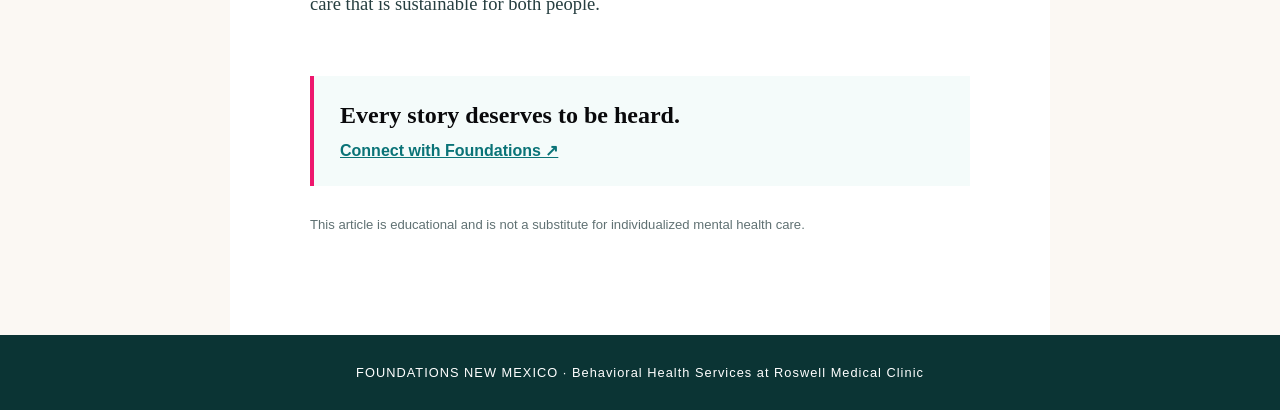
<file: love-and-boundaries.html>
<!doctype html><html lang="en"><head><meta charset="utf-8"><meta name="viewport" content="width=device-width,initial-scale=1"><title>You can love someone and still need boundaries. | Foundations New Mexico</title><meta name="description" content="Thoughtful reflections from the Foundations Journal in Roswell, New Mexico."><link rel="stylesheet" href="styles.css?v=20261008-articleimages1"></head><body><header class="site-header"><a class="brand" href="index.html" aria-label="Foundations New Mexico home"><img src="foundations-logo-web.webp" alt="Foundations New Mexico"></a><nav class="header-actions" aria-label="Main navigation"><a class="blog-nav" href="journal.html">The Journal ↗</a><a class="request" href="index.html#contact">Get in touch</a></nav></header><main><article class="journal-reading"><a class="journal-back" href="journal.html">← Back to the Journal</a><p class="pink-label">PERSONAL GROWTH</p><h1>You can love someone and still need boundaries.</h1><p class="journal-deck">Caring deeply about another person doesn’t require disappearing from your own life.</p><figure class="journal-article-figure"><img src="5B7564B1-3160-4CFA-8A60-CECF197A63F9.png" alt="A woman standing outside at sunset, contemplating healthy boundaries" loading="eager"></figure><div class="journal-reading-body"><p>For some of us, saying no feels like letting someone down. We say yes because we love them, because they need us, or because conflict feels harder than exhaustion.</p><p>But a boundary isn’t a punishment. It’s a way to be honest about what you can offer without building resentment around what you cannot.</p><p>It might sound like: “I care about you, and I can listen tonight for twenty minutes. After that, I need to rest.” The words can be gentle and still be firm.</p><p>Healthy boundaries take practice. The goal isn’t to stop caring. It’s to make room for care that is sustainable for both people.</p></div><div class="journal-reading-end"><p>Every story deserves to be heard.</p><a href="index.html#contact">Connect with Foundations ↗</a></div><p class="journal-note">This article is educational and is not a substitute for individualized mental health care.</p></article></main><footer>FOUNDATIONS NEW MEXICO · Behavioral Health Services at Roswell Medical Clinic</footer></body></html>
</file>
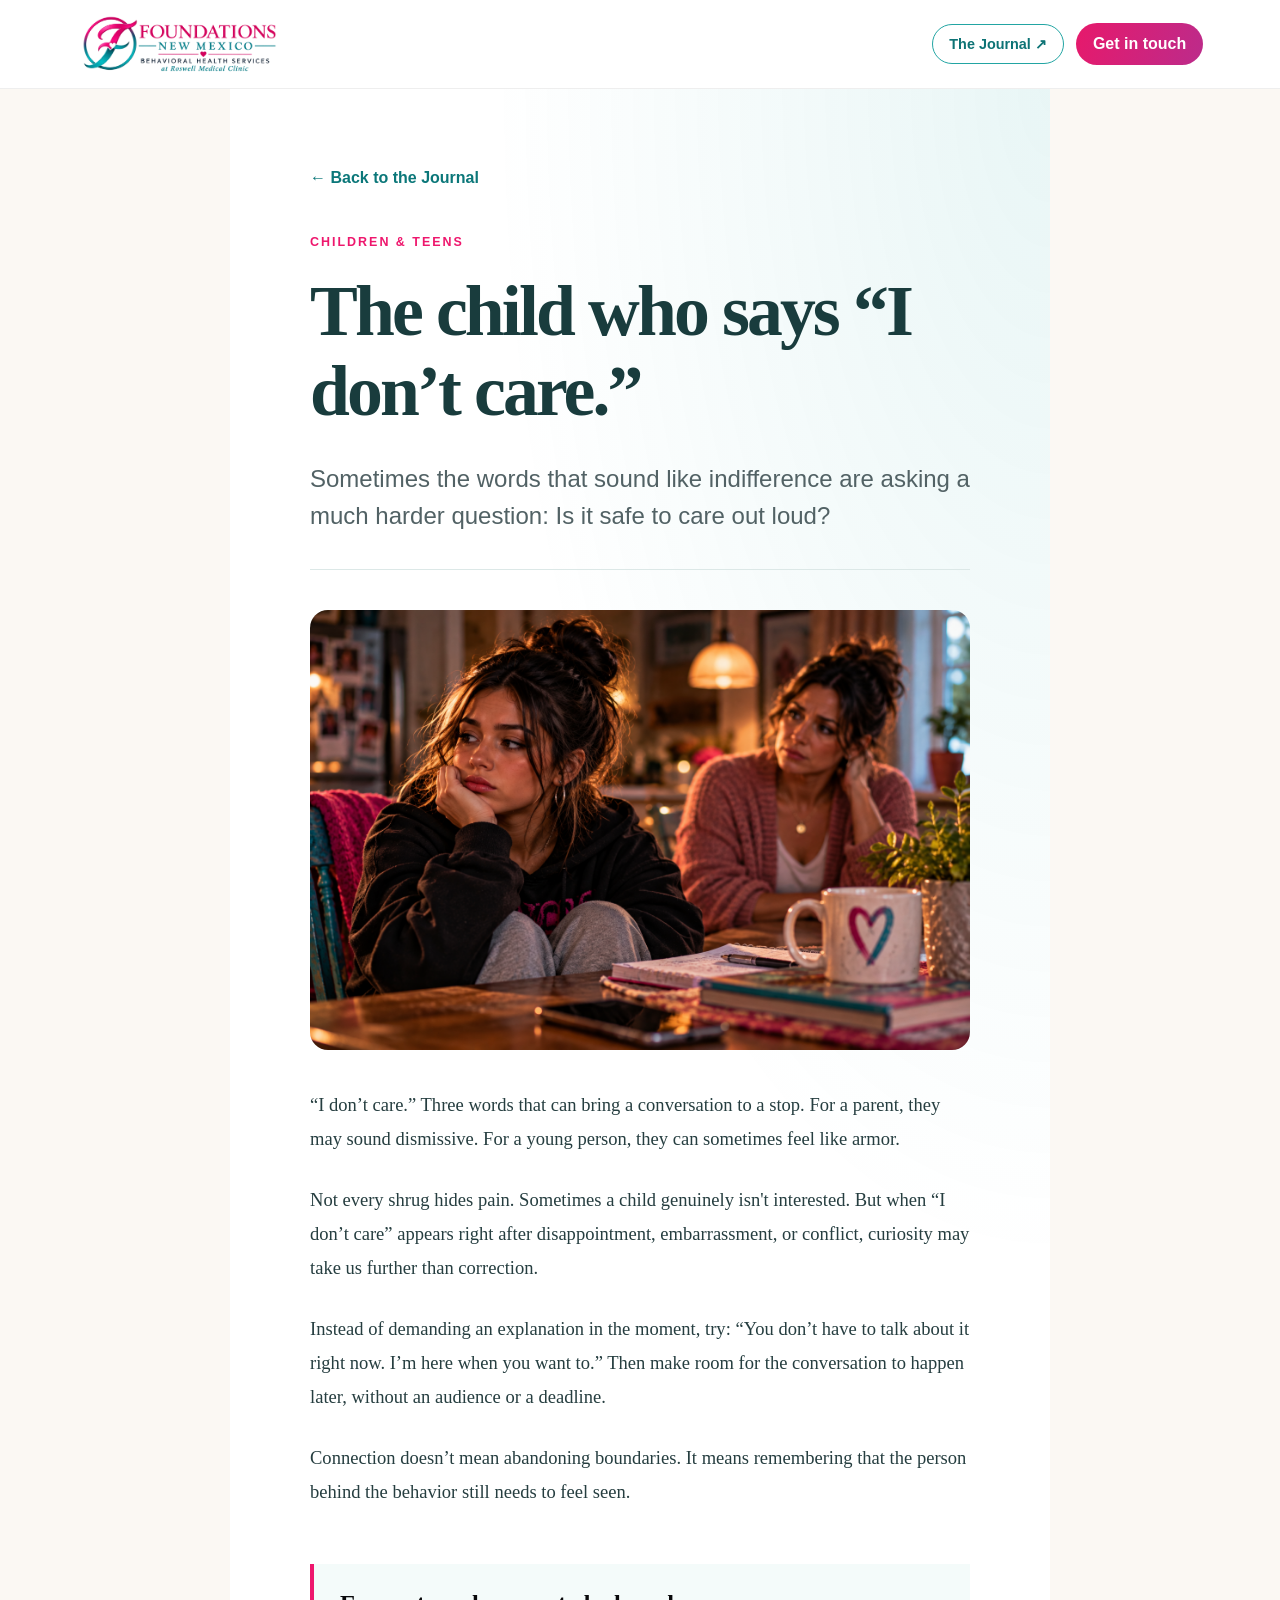
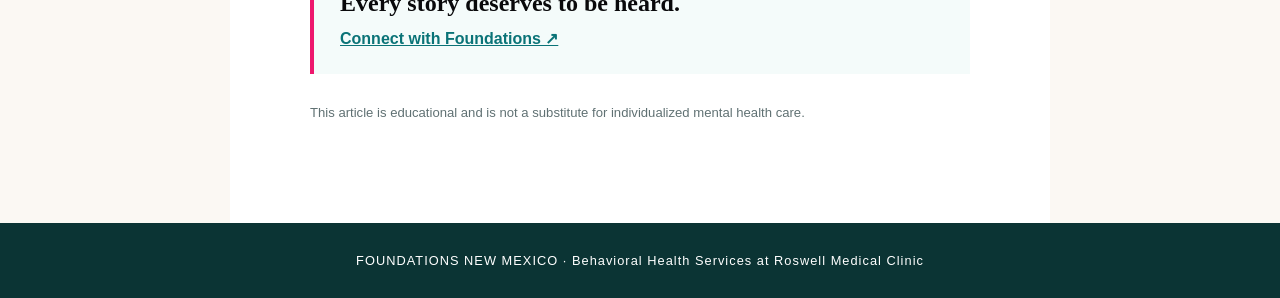
<file: the-child-who-says-i-dont-care.html>
<!doctype html><html lang="en"><head><meta charset="utf-8"><meta name="viewport" content="width=device-width,initial-scale=1"><title>The child who says “I don’t care.” | Foundations New Mexico</title><meta name="description" content="Thoughtful reflections from the Foundations Journal in Roswell, New Mexico."><link rel="stylesheet" href="styles.css?v=20261008-articleimages1"></head><body><header class="site-header"><a class="brand" href="index.html" aria-label="Foundations New Mexico home"><img src="foundations-logo-web.webp" alt="Foundations New Mexico"></a><nav class="header-actions" aria-label="Main navigation"><a class="blog-nav" href="journal.html">The Journal ↗</a><a class="request" href="index.html#contact">Get in touch</a></nav></header><main><article class="journal-reading"><a class="journal-back" href="journal.html">← Back to the Journal</a><p class="pink-label">CHILDREN & TEENS</p><h1>The child who says “I don’t care.”</h1><p class="journal-deck">Sometimes the words that sound like indifference are asking a much harder question: Is it safe to care out loud?</p><figure class="journal-article-figure"><img src="2B1363F1-7B56-4A9D-9ECF-411DD0360DAF.png" alt="A mother and her teenage daughter in a moment of emotional distance" loading="eager"></figure><div class="journal-reading-body"><p>“I don’t care.” Three words that can bring a conversation to a stop. For a parent, they may sound dismissive. For a young person, they can sometimes feel like armor.</p><p>Not every shrug hides pain. Sometimes a child genuinely isn't interested. But when “I don’t care” appears right after disappointment, embarrassment, or conflict, curiosity may take us further than correction.</p><p>Instead of demanding an explanation in the moment, try: “You don’t have to talk about it right now. I’m here when you want to.” Then make room for the conversation to happen later, without an audience or a deadline.</p><p>Connection doesn’t mean abandoning boundaries. It means remembering that the person behind the behavior still needs to feel seen.</p></div><div class="journal-reading-end"><p>Every story deserves to be heard.</p><a href="index.html#contact">Connect with Foundations ↗</a></div><p class="journal-note">This article is educational and is not a substitute for individualized mental health care.</p></article></main><footer>FOUNDATIONS NEW MEXICO · Behavioral Health Services at Roswell Medical Clinic</footer></body></html>
</file>
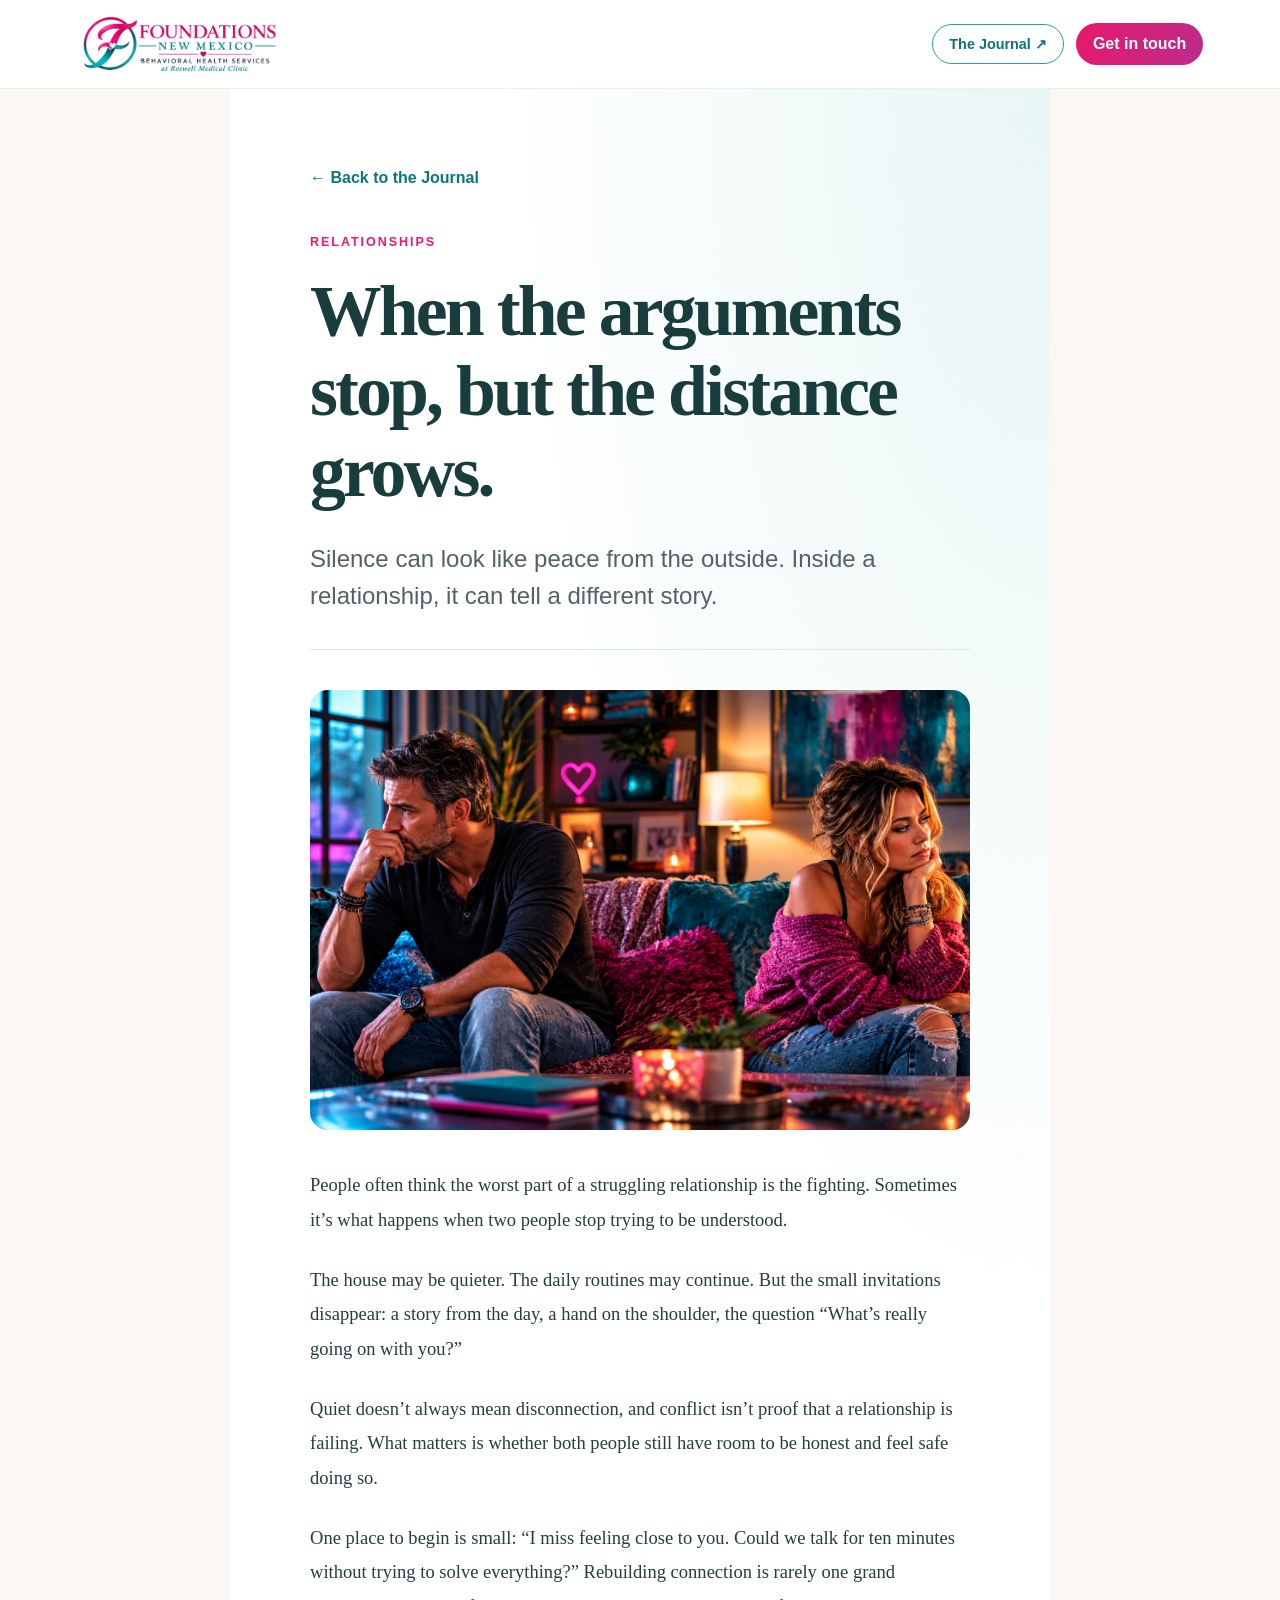
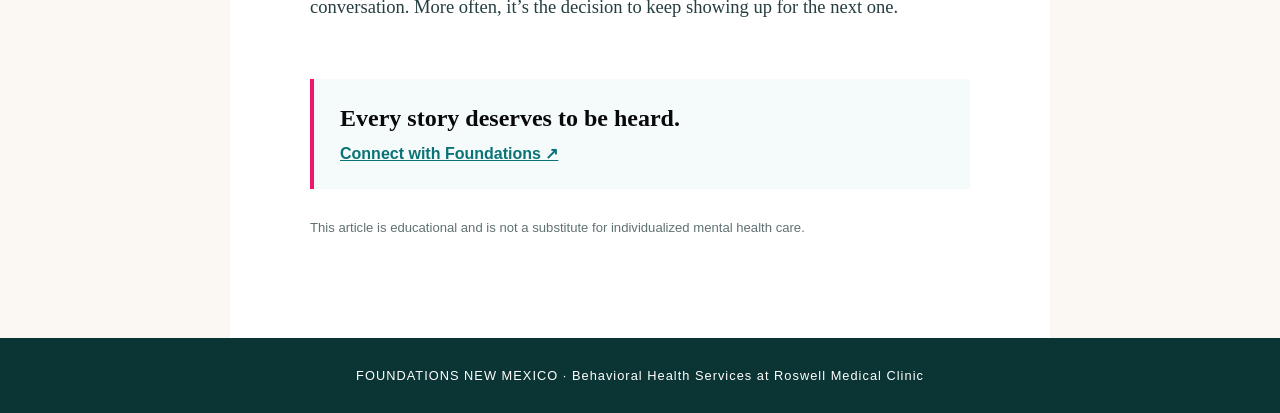
<file: when-the-arguments-stop.html>
<!doctype html><html lang="en"><head><meta charset="utf-8"><meta name="viewport" content="width=device-width,initial-scale=1"><title>When the arguments stop, but the distance grows. | Foundations New Mexico</title><meta name="description" content="Thoughtful reflections from the Foundations Journal in Roswell, New Mexico."><link rel="stylesheet" href="styles.css?v=20261008-articleimages1"></head><body><header class="site-header"><a class="brand" href="index.html" aria-label="Foundations New Mexico home"><img src="foundations-logo-web.webp" alt="Foundations New Mexico"></a><nav class="header-actions" aria-label="Main navigation"><a class="blog-nav" href="journal.html">The Journal ↗</a><a class="request" href="index.html#contact">Get in touch</a></nav></header><main><article class="journal-reading"><a class="journal-back" href="journal.html">← Back to the Journal</a><p class="pink-label">RELATIONSHIPS</p><h1>When the arguments stop, but the distance grows.</h1><p class="journal-deck">Silence can look like peace from the outside. Inside a relationship, it can tell a different story.</p><figure class="journal-article-figure"><img src="5F85876C-AA77-49DB-88C6-382F1F9264D0.png" alt="A couple sitting apart in a quiet living room" loading="eager"></figure><div class="journal-reading-body"><p>People often think the worst part of a struggling relationship is the fighting. Sometimes it’s what happens when two people stop trying to be understood.</p><p>The house may be quieter. The daily routines may continue. But the small invitations disappear: a story from the day, a hand on the shoulder, the question “What’s really going on with you?”</p><p>Quiet doesn’t always mean disconnection, and conflict isn’t proof that a relationship is failing. What matters is whether both people still have room to be honest and feel safe doing so.</p><p>One place to begin is small: “I miss feeling close to you. Could we talk for ten minutes without trying to solve everything?” Rebuilding connection is rarely one grand conversation. More often, it’s the decision to keep showing up for the next one.</p></div><div class="journal-reading-end"><p>Every story deserves to be heard.</p><a href="index.html#contact">Connect with Foundations ↗</a></div><p class="journal-note">This article is educational and is not a substitute for individualized mental health care.</p></article></main><footer>FOUNDATIONS NEW MEXICO · Behavioral Health Services at Roswell Medical Clinic</footer></body></html>
</file>
<file: styles.css>
:root{--pink:#ee176d;--teal:#22a5a3;--ink:#09090b;--cream:#fbf8f3}*{box-sizing:border-box}html{scroll-behavior:smooth}body{margin:0;color:var(--ink);background:var(--cream);font-family:Arial,Helvetica,sans-serif}.site-header{min-height:88px;background:#fff;display:flex;align-items:center;justify-content:space-between;gap:24px;padding:10px max(24px,6vw);border-bottom:1px solid #eee}.brand{display:block;line-height:0}.brand img{display:block;width:min(320px,44vw);max-height:68px;object-fit:contain;object-position:left center}.request,button{background:var(--pink);color:#fff;padding:11px 17px;border:0;text-decoration:none;font-weight:800}.hero{background:#fff;padding:92px max(9vw,28px) 78px}.hero-copy{text-align:right}.hero h1{font-size:2.25rem;margin:0 0 28px;font-weight:900;letter-spacing:.01em}.hero h2{font-size:1.55rem;line-height:1.2;margin:0 0 28px;font-weight:900}.hero p{font-size:1.15rem;line-height:1.55;margin:0 0 55px}.hero-room{display:block;width:min(680px,100%);height:455px;margin-left:auto;object-fit:cover;object-position:center}.human{padding:72px max(9vw,28px) 70px;background:linear-gradient(135deg,#fff 70%,#e6f3f1);max-width:760px;margin:auto}.angle-wrap{clip-path:polygon(0 0,84% 0,100% 100%,14% 100%);height:410px;margin-bottom:38px;overflow:hidden}.second-room{display:block;width:100%;height:100%;object-fit:cover;object-position:center}.pink-label{color:var(--pink);font-weight:900;letter-spacing:.07em}.dots{color:var(--pink);font-weight:900;letter-spacing:2px;margin:18px 0}.human h2,.people h2,.contact h2{font-size:2rem;line-height:1.12;margin:0 0 22px}.human>p:not(.pink-label):not(.links){font-size:1.08rem;line-height:1.55}.links{display:grid;gap:8px;margin-top:28px}.links a{color:#111;text-decoration:underline}.people{background:var(--teal);padding:52px max(9vw,28px) 65px;max-width:760px;margin:auto}.people h2{font-size:2rem}.people>p:not(.pink-label){font-size:1.08rem;line-height:1.5}.portrait-placeholder{height:320px;border:5px solid #fff;margin-top:40px;display:grid;place-content:center;text-align:center;background:linear-gradient(145deg,#e9c7b5,#f7eee5);font:2rem Georgia}.portrait-placeholder small{font:14px Arial;margin-top:12px}.contact{max-width:760px;margin:auto;padding:70px max(9vw,28px);background:#fff}.contact form{display:grid;gap:16px;margin-top:30px}label{font-weight:700}input,select,textarea{display:block;width:100%;padding:12px;margin-top:6px;border:1px solid #bbb;font:inherit}address{margin-top:35px;font-style:normal;line-height:1.7}address a{color:inherit}footer{padding:30px;text-align:center;background:#0b3434;color:white;font-size:.8rem;letter-spacing:.08em}@media(max-width:600px){.site-header{min-height:70px;padding:8px 16px}.brand img{width:min(220px,55vw);max-height:54px}.request{font-size:.68rem;padding:9px 10px}.hero{padding:68px 22px 58px}.hero h1{font-size:1.9rem}.hero h2{font-size:1.25rem}.hero p{font-size:1rem}.hero-room{height:300px}.angle-wrap{height:310px}.human h2,.people h2,.contact h2{font-size:1.65rem}}
/* Locked poetic rebel hero */
.hero h1{font-size:clamp(2.05rem,4.3vw,4.1rem);line-height:1.13;letter-spacing:-.035em;max-width:900px;margin-left:auto}.hero h1 span{background:linear-gradient(110deg,#e91c72 12%,#b8328c 46%,#168e91 94%);background-clip:text;-webkit-background-clip:text;color:transparent}.hero h2{font-size:clamp(1.18rem,2.05vw,1.65rem);font-weight:500;line-height:1.48;max-width:670px}@media(max-width:600px){.hero h1{font-size:clamp(2rem,8vw,2.75rem);line-height:1.13}.hero h2{font-size:1.2rem}}

/* Refined luminous sparkle: quiet, editorial, never cartoonish */
.hero{position:relative;isolation:isolate;overflow:hidden;background:radial-gradient(ellipse at 8% 18%,rgba(34,165,163,.12),transparent 48%),radial-gradient(ellipse at 92% 38%,rgba(238,23,109,.09),transparent 50%),linear-gradient(140deg,#fff 20%,#fffafb 70%,#f7fdfc 100%)}
.hero::before,.hero::after{content:"";position:absolute;inset:0;z-index:-1;pointer-events:none}
.hero::before{background-image:radial-gradient(circle,rgba(224,54,130,.38) 0 1px,transparent 2.5px),radial-gradient(circle,rgba(34,165,163,.4) 0 1px,transparent 2.5px),radial-gradient(circle,rgba(212,174,107,.38) 0 1px,transparent 2.5px);background-size:231px 213px,307px 257px,389px 311px;background-position:25px 18px,140px 70px,70px 130px;opacity:.48;animation:foundationStardust 13s ease-in-out infinite alternate}
.hero::after{inset:8% 4% auto auto;width:min(390px,75vw);height:290px;border-radius:50%;background:radial-gradient(ellipse,rgba(241,191,213,.18),transparent 70%);filter:blur(25px);animation:foundationGlow 9s ease-in-out infinite alternate}
.hero-copy{position:relative;z-index:1}
.hero h1 span{background-image:linear-gradient(108deg,#d71e73 8%,#f26aa6 30%,#b33e94 51%,#168f93 88%);background-size:210% 100%;animation:foundationSheen 10s ease-in-out infinite alternate}
.hero-room{position:relative;border-radius:6px;box-shadow:0 22px 60px rgba(31,79,79,.15),0 0 0 1px rgba(220,167,191,.2);animation:foundationReveal 1s ease-out both}
.request{background:linear-gradient(110deg,#e7196b,#ba2c8c,#e7196b);background-size:220% 100%;transition:background-position .5s ease,transform .2s ease}
.request:hover{background-position:100% 0;transform:translateY(-2px)}
@keyframes foundationStardust{0%{opacity:.25;transform:translateY(0)}100%{opacity:.65;transform:translateY(-10px)}}
@keyframes foundationGlow{from{opacity:.55;transform:translateY(0)}to{opacity:1;transform:translateY(16px)}}
@keyframes foundationSheen{from{background-position:0% 50%}to{background-position:100% 50%}}
@keyframes foundationReveal{from{opacity:0;transform:translateY(15px)}to{opacity:1;transform:translateY(0)}}
@media(prefers-reduced-motion:reduce){.hero::before,.hero::after,.hero h1 span,.hero-room{animation:none!important}.request{transition:none}}

/* Counseling section: airy editorial styling to complement the hero */
.human{position:relative;max-width:900px;padding:86px clamp(25px,7vw,92px) 92px;background:linear-gradient(155deg,#fff 15%,#fffafd 64%,#f0faf9 100%);overflow:hidden}
.human::before{content:"";position:absolute;right:-100px;bottom:12%;width:340px;height:340px;background:radial-gradient(circle,rgba(34,165,163,.11),transparent 72%);pointer-events:none}
.human .angle-wrap{position:relative;max-width:700px;height:440px;margin:0 auto 64px;clip-path:polygon(0 0,91% 0,100% 100%,9% 100%);filter:drop-shadow(0 15px 25px rgba(19,79,76,.12))}
.human .second-room{object-position:center 48%;transition:transform .8s ease}
.human .angle-wrap:hover .second-room{transform:scale(1.035)}
.human .pink-label{font-size:.8rem;letter-spacing:.16em;margin-bottom:10px}
.human .dots{font-size:1.35rem;letter-spacing:5px;margin:8px 0 24px}
.human h2{font-size:clamp(2.05rem,4vw,3.25rem);letter-spacing:-.035em;line-height:1.12;max-width:700px}
.human>p:not(.pink-label):not(.links){position:relative;font-size:1.12rem;line-height:1.8;max-width:690px;color:#35383b}
.human .links{display:flex;flex-wrap:wrap;gap:14px;margin-top:32px}
.human .links a{display:inline-flex;align-items:center;min-height:45px;padding:12px 20px;border-radius:50px;border:1px solid rgba(34,165,163,.35);text-decoration:none;color:#176f71;background:#fff;font-weight:700;transition:transform .2s,box-shadow .2s}
.human .links a:first-child{background:var(--teal);color:#fff;border-color:var(--teal)}
.human .links a:hover{transform:translateY(-2px);box-shadow:0 8px 22px rgba(19,79,76,.12)}
@media(max-width:600px){.human{padding:56px 24px 70px}.human .angle-wrap{height:275px;margin-bottom:43px}.human h2{font-size:2rem}.human>p:not(.pink-label):not(.links){font-size:1.03rem;line-height:1.7}.human .links{display:grid}.human .links a{justify-content:center}}
@media(prefers-reduced-motion:reduce){.human .second-room,.human .links a{transition:none}}

/* Mobile legibility and prominent calls to action */
.human .links{display:flex;gap:12px;flex-wrap:wrap}
.human .links a{display:inline-flex!important;align-items:center;justify-content:center;text-align:center;text-decoration:none!important;background:#fff!important;color:#13777a!important;border:1.5px solid #22a5a3!important;border-radius:999px!important;padding:13px 22px!important;font-size:1rem!important;font-weight:800!important;line-height:1.3!important}
.human .links a:first-child{background:#168f93!important;color:#fff!important}
@media(max-width:600px){.human{padding:48px 25px 62px!important}.human h2{font-size:clamp(1.75rem,7vw,2.1rem)!important;line-height:1.18!important}.human>p:not(.pink-label):not(.links){font-size:1rem!important;line-height:1.65!important}.human .links{display:grid!important;gap:12px!important}.human .links a{width:100%!important}.human .pink-label{font-size:.78rem!important;letter-spacing:.11em!important}.human .dots{margin:10px 0 23px!important}}

/* People section: warm, distinctive, polished */
.people{position:relative;isolation:isolate;overflow:hidden;max-width:900px;margin:0 auto;padding:85px clamp(25px,7vw,90px) 92px;background:linear-gradient(140deg,#087a7e 0%,#168f93 53%,#0a666c 100%);color:#fff}
.people::before{content:"";position:absolute;inset:0;z-index:-1;background:radial-gradient(ellipse at 90% 8%,rgba(255,255,255,.16),transparent 44%),radial-gradient(ellipse at 5% 100%,rgba(238,23,109,.22),transparent 50%)}
.people .pink-label{display:inline-block;color:#fff;font-size:.78rem;letter-spacing:.14em;font-weight:800;padding:10px 15px;border:1px solid rgba(255,255,255,.48);border-radius:30px;background:rgba(255,255,255,.08);margin:0 0 27px}
.people h2{font-size:clamp(2.15rem,4.5vw,3.5rem);line-height:1.13;letter-spacing:-.035em;max-width:750px;margin:0 0 27px;color:#fff}
.people>p:not(.pink-label){font-size:clamp(1.04rem,1.8vw,1.19rem);line-height:1.75;max-width:680px;color:#f4ffff;margin-bottom:38px}
.people .portrait-placeholder{display:flex;flex-direction:column;justify-content:center;align-items:center;gap:13px;min-height:220px;border-radius:16px;border:1px solid rgba(255,255,255,.35);background:linear-gradient(135deg,rgba(255,255,255,.15),rgba(255,255,255,.05));backdrop-filter:blur(8px);box-shadow:0 18px 45px rgba(0,57,59,.16);color:#fff;text-align:center;padding:25px}
.people .portrait-placeholder span{font-family:Georgia,serif;font-size:clamp(1.7rem,4vw,2.7rem);font-weight:700}
.people .portrait-placeholder small{font-size:.88rem;letter-spacing:.1em;font-weight:700}
@media(max-width:600px){.people{padding:62px 25px 68px}.people h2{font-size:2.1rem}.people>p:not(.pink-label){font-size:1.04rem;line-height:1.7}.people .portrait-placeholder{min-height:175px}}

/* Mission-led Foundations story */
.people{display:grid;grid-template-columns:minmax(0,1.1fr) minmax(0,.9fr);align-items:center;gap:36px;max-width:1100px}
.people .people-story{min-width:0}
.people h2 em{font-style:normal;color:#ffe4ee}
.people .people-story>p:not(.pink-label){color:#f7ffff;font-size:1.08rem;line-height:1.75;margin:0 0 18px}
.people .people-story .people-signoff{font-weight:800;letter-spacing:.01em;color:#fff;margin-top:30px}
.people .people-photo{margin:0;align-self:stretch;display:flex;flex-direction:column;justify-content:center;gap:12px}
.people .people-photo img{display:block;width:100%;height:420px;object-fit:cover;object-position:center;border-radius:16px;box-shadow:0 18px 45px rgba(0,49,52,.27);border:1px solid rgba(255,255,255,.35)}
.people .people-photo figcaption{font-size:.82rem;letter-spacing:.04em;color:#f2ffff;text-align:center}
@media(max-width:760px){.people{grid-template-columns:1fr;gap:28px}.people .people-photo img{height:300px}.people h2{font-size:clamp(2rem,8vw,2.6rem)}}

/* Contact: invitation, not intake paperwork */
.contact{position:relative;overflow:hidden;max-width:1100px;margin:0 auto;padding:90px clamp(24px,7vw,95px) 86px;background:radial-gradient(ellipse at 100% 0%,rgba(34,165,163,.15),transparent 50%),radial-gradient(ellipse at 0% 100%,rgba(238,23,109,.10),transparent 55%),#fff}
.contact-inner{max-width:760px;margin:auto}
.contact .pink-label{font-size:.79rem;letter-spacing:.16em;margin:0 0 24px}
.contact h2{font-size:clamp(2.2rem,5vw,4.2rem);line-height:1.12;letter-spacing:-.045em;margin:0 0 23px;color:#122e31}
.contact h2 em{font-style:normal;color:var(--pink)}
.contact-intro{font-size:clamp(1.07rem,2vw,1.3rem);line-height:1.7;max-width:630px;color:#384548;margin:0}
.contact-actions{display:flex;flex-wrap:wrap;gap:13px;margin:32px 0 16px}
.contact-actions a{display:inline-flex;align-items:center;justify-content:space-between;gap:24px;min-height:55px;padding:15px 24px;border-radius:100px;text-decoration:none;font-weight:800;transition:transform .2s,box-shadow .2s}
.contact-actions a:hover{transform:translateY(-2px);box-shadow:0 10px 26px rgba(0,60,63,.14)}
.contact-primary{background:var(--pink);color:#fff}
.contact-secondary{border:1.5px solid var(--teal);color:#116b6e;background:#fff}
.contact-privacy{font-size:.85rem;line-height:1.6;color:#61696b;max-width:580px}
.contact-details{display:grid;grid-template-columns:1fr 1fr;gap:26px;margin-top:49px;padding-top:28px;border-top:1px solid #dce8e7}
.contact-details>div{display:flex;flex-direction:column;gap:7px}
.contact-details span{color:#0f777a;font-size:.76rem;font-weight:900;letter-spacing:.15em;margin-bottom:8px}
.contact-details address{margin:0;font-size:1rem;font-style:normal;line-height:1.6}
.contact-details a{font-size:1rem;color:#193d40;text-decoration:none;overflow-wrap:anywhere}
.contact-details a:hover{text-decoration:underline}
@media(max-width:600px){.contact{padding:65px 24px 72px}.contact h2{font-size:clamp(2.15rem,9vw,2.85rem)}.contact-actions{display:grid}.contact-actions a{width:100%}.contact-details{grid-template-columns:1fr;gap:30px;margin-top:38px}}
@media(prefers-reduced-motion:reduce){.contact-actions a{transition:none}}

/* Foundations Journal */
.journal{max-width:1100px;margin:auto;padding:90px clamp(24px,6vw,76px) 95px;background:linear-gradient(150deg,#fffafc,#fff 47%,#eff9f8);color:#153437}
.journal-head{max-width:760px;margin-bottom:44px}.journal-head .pink-label{font-size:.8rem;letter-spacing:.16em;margin:0 0 18px}.journal h2{font-size:clamp(2.2rem,5vw,4rem);line-height:1.13;letter-spacing:-.04em;margin:0 0 21px}.journal h2 em{font-style:normal;color:var(--pink)}.journal-head>p:last-child{font-size:1.16rem;line-height:1.75;color:#4d5b5d}.journal-grid{display:grid;grid-template-columns:repeat(3,minmax(0,1fr));gap:18px;align-items:start}.journal-card{background:#fff;border:1px solid #e2e9e8;border-top:4px solid var(--teal);border-radius:14px;padding:28px 24px;box-shadow:0 12px 32px rgba(16,66,65,.07)}.journal-card:nth-child(2){border-top-color:var(--pink)}.journal-topic{font-size:.71rem;letter-spacing:.14em;color:#0c7778;font-weight:900}.journal-card h3{font:700 clamp(1.5rem,2.3vw,1.9rem)/1.2 Georgia,serif;letter-spacing:-.02em;margin:17px 0}.journal-card>p{font-size:1rem;line-height:1.65;color:#536064}.journal-card details{border-top:1px solid #e5eeee;margin-top:24px;padding-top:18px}.journal-card summary{list-style:none;cursor:pointer;color:#a91357;font-weight:800;display:flex;justify-content:space-between;gap:12px}.journal-card summary::-webkit-details-marker{display:none}.journal-card summary:focus-visible{outline:3px solid var(--teal);outline-offset:5px}.journal-card details[open] summary{margin-bottom:22px}.journal-article{font-size:.96rem;line-height:1.75;color:#36494b}.journal-article p{margin:0 0 15px}.journal-note{font-size:.82rem;line-height:1.6;color:#607173;margin:28px 0 0}@media(max-width:850px){.journal-grid{grid-template-columns:1fr}.journal-card{padding:26px}.journal{padding:66px 24px 75px}.journal-head{margin-bottom:30px}}

/* Journal shortcut in header */
.header-actions{display:flex;align-items:center;justify-content:flex-end;gap:12px;flex-wrap:wrap}
.blog-nav{display:inline-flex;align-items:center;gap:8px;padding:11px 16px;border:1.5px solid var(--teal);border-radius:999px;color:#0d7375;background:#fff;text-decoration:none;font-size:.9rem;font-weight:800;white-space:nowrap;transition:background .2s,transform .2s}
.blog-nav:hover{background:#eefaf9;transform:translateY(-1px)}
.header-actions .request{display:inline-flex;align-items:center;justify-content:center;min-height:42px;border-radius:999px;text-align:center;white-space:nowrap}
@media(max-width:600px){.site-header{gap:8px}.header-actions{gap:6px;flex-wrap:nowrap}.blog-nav{font-size:.73rem;padding:9px 10px}.header-actions .request{font-size:.68rem;padding:9px 10px;white-space:normal;line-height:1.15}.brand img{width:min(175px,38vw)}}
@media(max-width:380px){.blog-nav{font-size:.68rem;padding:8px}.header-actions .request{font-size:.64rem;padding:8px}.brand img{width:32vw}}

/* Dedicated journal pages and readable article layout */
.journal h1{font-size:clamp(2.5rem,5vw,4.3rem);line-height:1.12;letter-spacing:-.04em;margin:0 0 20px}.journal h1 em{font-style:normal;color:var(--pink)}
.journal-read{display:inline-flex;justify-content:space-between;gap:16px;width:100%;margin-top:22px;padding-top:18px;border-top:1px solid #e5eeee;color:#a91357;text-decoration:none;font-weight:800}
.journal-read:hover,.journal-back:hover{text-decoration:underline}
.journal-all{display:inline-flex;align-items:center;gap:18px;background:#168f93;color:#fff;border-radius:999px;text-decoration:none;padding:15px 24px;font-weight:800;margin-top:34px}
.journal-page{min-height:75vh}
.journal-reading{max-width:820px;margin:0 auto;padding:80px clamp(24px,7vw,80px) 100px;background:radial-gradient(ellipse at 100% 0%,rgba(34,165,163,.1),transparent 48%),#fff}
.journal-back{display:inline-block;margin-bottom:48px;color:#0b7779;font-weight:800;text-decoration:none}
.journal-reading .pink-label{font-size:.78rem;letter-spacing:.16em;margin:0 0 22px}
.journal-reading h1{font:700 clamp(2.6rem,5.6vw,4.8rem)/1.12 Georgia,serif;letter-spacing:-.04em;color:#193c3d;margin:0 0 28px}
.journal-deck{font-size:clamp(1.2rem,2.3vw,1.5rem);line-height:1.55;color:#526265;border-bottom:1px solid #dce8e7;padding-bottom:35px;margin-bottom:40px}
.journal-reading-body{font:1.16rem/1.85 Georgia,serif;color:#263e40}
.journal-reading-body p{margin:0 0 26px}
.journal-reading-end{margin-top:55px;padding:26px;border-left:4px solid var(--pink);background:#f4fbfa}
.journal-reading-end p{font:700 1.5rem Georgia,serif;margin:0 0 12px}
.journal-reading-end a{color:#0a7377;font-weight:800}
@media(max-width:600px){.journal-reading{padding:56px 24px 72px}.journal-back{margin-bottom:35px}.journal-reading-body{font-size:1.08rem}}

/* Journal editorial sparkle: restrained celestial glow, glossy magazine cards */
.journal-page{position:relative;isolation:isolate;overflow:hidden;max-width:1100px;min-height:83vh;padding:106px clamp(24px,7vw,85px) 105px;background:radial-gradient(ellipse at 12% 0%,rgba(238,23,109,.18),transparent 45%),radial-gradient(ellipse at 92% 28%,rgba(34,165,163,.24),transparent 44%),linear-gradient(135deg,#fff7fc 0%,#fff 47%,#e9f8f7 100%)}
.journal-page::before{content:"";position:absolute;inset:0;z-index:-1;pointer-events:none;background-image:radial-gradient(circle,rgba(232,28,115,.65) 0 1px,transparent 2px),radial-gradient(circle,rgba(34,165,163,.7) 0 1px,transparent 2px),radial-gradient(circle,rgba(207,161,87,.6) 0 1px,transparent 2px);background-size:173px 193px,263px 229px,337px 293px;background-position:15px 40px,92px 120px,30px 190px;opacity:.6;animation:foundationStardust 14s ease-in-out infinite alternate}
.journal-page::after{content:"✧";position:absolute;right:7%;top:85px;font:normal clamp(5rem,11vw,10rem)/1 Georgia,serif;color:rgba(223,60,131,.16);pointer-events:none}
.journal-page .journal-head{position:relative;max-width:850px;margin-bottom:57px}
.journal-page .journal-head .pink-label{display:inline-flex;align-items:center;gap:10px;border:1px solid rgba(238,23,109,.25);background:rgba(255,255,255,.68);padding:10px 17px;border-radius:100px;box-shadow:0 8px 30px rgba(238,23,109,.07)}
.journal-page .journal-head .pink-label::before{content:"✦";font-size:.8rem}
.journal-page h1{font-family:Georgia,serif;font-size:clamp(3.05rem,6.7vw,5.8rem);line-height:1.04;letter-spacing:-.055em;color:#103f42;max-width:840px;text-wrap:balance;text-shadow:0 1px 0 rgba(255,255,255,.5)}
.journal-page h1 em{background:linear-gradient(105deg,#ec176d,#ba398e 52%,#168f93);background-clip:text;-webkit-background-clip:text;color:transparent;font-style:italic}
.journal-page .journal-head>p:last-child{font-size:clamp(1.13rem,2vw,1.3rem);line-height:1.75;max-width:670px}
.journal-page .journal-grid{gap:22px}
.journal-page .journal-card{position:relative;isolation:isolate;overflow:hidden;display:flex;flex-direction:column;min-height:345px;padding:34px 27px 28px;border:1px solid rgba(34,165,163,.2);border-radius:22px;background:linear-gradient(145deg,rgba(255,255,255,.97),rgba(255,255,255,.86));box-shadow:0 18px 50px rgba(14,69,74,.10),0 3px 12px rgba(238,23,109,.05);transition:transform .3s ease,box-shadow .3s ease}
.journal-page .journal-card::before{content:"";position:absolute;inset:0 0 auto;height:5px;background:linear-gradient(90deg,#ee176d,#f7a5d0,#22a5a3,#d7b56e,#ee176d);background-size:200% 100%;animation:foundationSheen 9s ease-in-out infinite alternate}
.journal-page .journal-card::after{content:"✧";position:absolute;right:14px;top:22px;font:normal 3rem Georgia,serif;color:rgba(34,165,163,.16);pointer-events:none}
.journal-page .journal-card:nth-child(2){background:linear-gradient(155deg,#fff 40%,#fff1f7 100%)}
.journal-page .journal-card:nth-child(3){background:linear-gradient(155deg,#fff 35%,#ecfaf9 100%)}
.journal-page .journal-card:hover{transform:translateY(-7px);box-shadow:0 27px 65px rgba(14,69,74,.16),0 5px 15px rgba(238,23,109,.08)}
.journal-page .journal-card h3{font-size:clamp(1.7rem,2.5vw,2.15rem);color:#183e40;margin:24px 0 16px}
.journal-page .journal-card>p{line-height:1.75}
.journal-page .journal-read{margin-top:auto;padding-top:24px;border-color:#e5e8e8}
.journal-page .journal-read span{font-size:1.3rem;transition:transform .2s}
.journal-page .journal-read:hover span{transform:translate(3px,-3px)}
.journal-page .journal-note{margin-top:35px}
@media(max-width:850px){.journal-page{padding:76px 24px 82px}.journal-page .journal-head{margin-bottom:38px}.journal-page .journal-card{min-height:0}.journal-page::after{top:125px;right:5%;font-size:5rem}}
@media(prefers-reduced-motion:reduce){.journal-page::before,.journal-page .journal-card::before{animation:none}.journal-page .journal-card,.journal-page .journal-read span{transition:none}}

/* The Foundations Journal — cinematic editorial redesign */
.magazine{max-width:1200px;margin:auto;position:relative;overflow:hidden;background:#faf6f5;color:#183b3c}
.magazine-intro{position:relative;isolation:isolate;overflow:hidden;padding:105px clamp(26px,8vw,105px) 94px;background:radial-gradient(ellipse at 88% 0%,rgba(242,72,146,.25),transparent 48%),radial-gradient(ellipse at 6% 92%,rgba(25,162,160,.28),transparent 50%),linear-gradient(125deg,#132c37 0%,#173c43 56%,#3b2641 100%);color:#fff}
.magazine-intro::before{content:"";position:absolute;inset:0;z-index:-1;pointer-events:none;background-image:radial-gradient(circle,rgba(255,255,255,.85) 0 1px,transparent 2px),radial-gradient(circle,rgba(250,167,203,.8) 0 1px,transparent 2px);background-size:193px 227px,317px 263px;background-position:24px 27px,110px 89px;opacity:.45;animation:foundationStardust 14s ease-in-out infinite alternate}
.magazine-eyebrow{font-size:.78rem;letter-spacing:.23em;font-weight:800;color:#f4c2d7;margin:0 0 37px}.magazine-eyebrow span{padding:0 12px;color:#91dad7}
.magazine-intro h1{font:400 clamp(3.4rem,7.8vw,7rem)/.99 Georgia,serif;letter-spacing:-.06em;max-width:950px;margin:0 0 33px;text-wrap:balance}
.magazine-intro h1 em{font-style:italic;background:linear-gradient(100deg,#fba4ce 10%,#fff2f6 47%,#9ae4df 93%);background-clip:text;-webkit-background-clip:text;color:transparent}
.magazine-intro>p:not(.magazine-eyebrow){font-size:clamp(1.05rem,1.9vw,1.3rem);line-height:1.7;max-width:600px;color:#e6f2f1}
.magazine-spark{position:absolute;right:8%;bottom:60px;color:#f6b3d1;font-size:2rem;letter-spacing:14px;opacity:.7}
.magazine-feature{display:grid;grid-template-columns:1.05fr .95fr;min-height:520px;background:#fff}
.magazine-photo{position:relative;min-height:500px;background:linear-gradient(transparent,rgba(15,45,46,.1)),url("5B493C05-90E5-46DB-8E61-14EF43C59E51.png") center/cover no-repeat}
.magazine-photo-mark{position:absolute;left:26px;top:22px;font-size:2.5rem;color:rgba(255,255,255,.85);text-shadow:0 0 16px #ee176d}
.magazine-feature-copy{display:flex;flex-direction:column;align-items:flex-start;justify-content:center;padding:clamp(36px,5vw,76px);background:radial-gradient(ellipse at 100% 0%,rgba(238,23,109,.11),transparent 55%),#fff}
.magazine-kicker{display:flex;justify-content:space-between;width:100%;gap:12px;color:#aa165c;font-size:.73rem;font-weight:900;letter-spacing:.14em}
.magazine-kicker span{color:#15898a}
.magazine-feature-copy h2{font:400 clamp(2.7rem,4.8vw,4.7rem)/1.06 Georgia,serif;letter-spacing:-.045em;margin:30px 0 23px;color:#173d40}
.magazine-feature-copy h2 em{font-style:italic;color:#dc2478}
.magazine-feature-copy>p:not(.magazine-kicker){font-size:1.08rem;line-height:1.75;color:#516063}
.magazine-feature-copy>a{margin-top:24px;display:inline-flex;gap:24px;align-items:center;padding:15px 23px;border-radius:999px;background:#ee176d;color:#fff;text-decoration:none;font-weight:800}
.magazine-more{padding:76px clamp(25px,7vw,85px) 86px;background:linear-gradient(145deg,#fbf6f5,#eff8f7)}
.magazine-more-heading{display:flex;align-items:center;justify-content:space-between;border-bottom:1px solid #b5d6d3;padding-bottom:18px;margin-bottom:31px;font-size:.79rem;letter-spacing:.19em;font-weight:900;color:#126e73}
.magazine-more-heading span:last-child{font-size:2rem;color:#d62b7a}
.magazine-story-grid{display:grid;grid-template-columns:repeat(2,minmax(0,1fr));gap:24px}
.magazine-story-grid .journal-card{min-height:340px;display:flex;flex-direction:column;padding:39px;border-radius:2px;border:0;border-top:5px solid #e9277a;background:#fff;box-shadow:0 18px 45px rgba(21,71,73,.09)}
.magazine-story-grid .journal-card:nth-child(2){border-top-color:#22a5a3}
.magazine-story-grid .journal-card h3{font:400 clamp(2rem,3vw,3rem)/1.12 Georgia,serif;letter-spacing:-.035em;margin:24px 0 20px}
.magazine-story-grid .journal-card>p{font-size:1.05rem;line-height:1.7}
.magazine-story-grid .journal-read{margin-top:auto}
.magazine-disclaimer{font-size:.81rem;line-height:1.6;color:#647476;padding:0 clamp(25px,7vw,85px) 34px;margin:0;background:#eff8f7}
@media(max-width:760px){.magazine-intro{padding:74px 25px 75px}.magazine-intro h1{font-size:clamp(3.1rem,11vw,4.6rem)}.magazine-spark{display:none}.magazine-feature{grid-template-columns:1fr}.magazine-photo{min-height:360px}.magazine-feature-copy{padding:43px 26px 56px}.magazine-more{padding:58px 24px 66px}.magazine-story-grid{grid-template-columns:1fr}.magazine-story-grid .journal-card{padding:30px;min-height:290px}}
@media(prefers-reduced-motion:reduce){.magazine-intro::before{animation:none}}

/* Approved journal cover: keep embedded lettering fully visible */
.magazine-cover{width:100%;aspect-ratio:16/9;background:#173c43 url("D7D22479-C449-444B-A61A-F0DCE3608099.png") center/contain no-repeat;display:block}
.magazine .magazine-intro{padding-top:55px;padding-bottom:58px}
.magazine .magazine-intro h1{font-size:clamp(2.2rem,4vw,3.7rem);max-width:900px}
.magazine .magazine-intro .magazine-spark{bottom:35px}
@media(max-width:760px){.magazine-cover{aspect-ratio:16/9}.magazine .magazine-intro{padding-top:42px;padding-bottom:48px}.magazine .magazine-intro h1{font-size:clamp(2rem,6vw,3rem)}}

/* Journal has one cover image only; featured article becomes an editorial text panel */
.magazine .magazine-feature{display:block;min-height:0}
.magazine .magazine-feature-copy{padding:48px clamp(25px,7vw,85px);display:block;background:linear-gradient(115deg,#fff8fb,#f0faf9)}
.magazine .magazine-feature-copy h2{max-width:780px;font-size:clamp(2.4rem,4.5vw,4.2rem);margin:18px 0}
.magazine .magazine-feature-copy>p:not(.magazine-kicker){max-width:720px}
.magazine .magazine-kicker{max-width:800px}

/* Journal article photography */
.magazine .journal-feature-image{display:block;width:100%;max-height:530px;object-fit:cover;object-position:center}
.magazine .magazine-feature{overflow:hidden}
.magazine .journal-card-image{display:block;width:100%;aspect-ratio:16/10;object-fit:cover;margin:0 0 22px;border-radius:14px}
.journal-article-figure{margin:28px 0 38px;width:100%}
.journal-article-figure img{display:block;width:100%;height:auto;max-height:540px;object-fit:cover;border-radius:18px}
@media(max-width:700px){.magazine .journal-feature-image{max-height:none;aspect-ratio:4/3;object-fit:cover}.magazine .journal-card-image{aspect-ratio:4/3}.journal-article-figure{margin:22px 0 28px}.journal-article-figure img{max-height:none;aspect-ratio:4/3;object-fit:cover;border-radius:12px}}

/* Appointment-first hierarchy and phone-friendly homepage copy */
.hero-copy p{max-width:650px;margin-left:auto;overflow-wrap:break-word}
.contact-actions .contact-primary{background:var(--pink);color:#fff;box-shadow:0 8px 22px rgba(238,23,109,.18)}
.contact-actions .contact-secondary{background:#fff;color:#116b6e;border:1.5px solid var(--teal);box-shadow:none}
@media(max-width:600px){.hero-copy p{max-width:100%;line-height:1.7}.contact-actions{display:grid;grid-template-columns:1fr;gap:12px}.contact-actions a{width:100%;min-height:54px;justify-content:center;text-align:center}.contact-actions .contact-primary{min-height:60px}}

/* Hero-only layout refinement: original brand, typography, colors and effects retained. */
.hero{padding-top:clamp(48px,6vw,78px);padding-bottom:clamp(36px,5vw,62px)}
.hero h1{margin-bottom:20px;text-wrap:balance}
.hero h1 span{display:inline}
.hero .hero-tagline{margin:0 0 17px auto;max-width:670px;font-size:1.15rem;line-height:1.55;font-weight:inherit;color:inherit}
.hero h2{margin:0 0 23px auto;text-wrap:pretty}
.hero .hero-request{display:inline-flex;align-items:center;justify-content:center;min-height:42px;border-radius:999px;text-align:center}
.hero .hero-room{margin-top:34px}
.human .moved-service-copy{font-size:1.15rem;line-height:1.55}
@media(max-width:600px){
  .hero{padding:42px 22px 38px}
  .hero h1{margin-bottom:17px;text-wrap:balance}
  .hero .hero-tagline{font-size:1rem;line-height:1.5;margin-bottom:14px;max-width:100%}
  .hero h2{margin-bottom:21px}
  .hero .hero-request{min-height:42px;padding:11px 17px;font-size:inherit}
  .hero .hero-room{margin-top:28px;height:300px}
}
</file>
